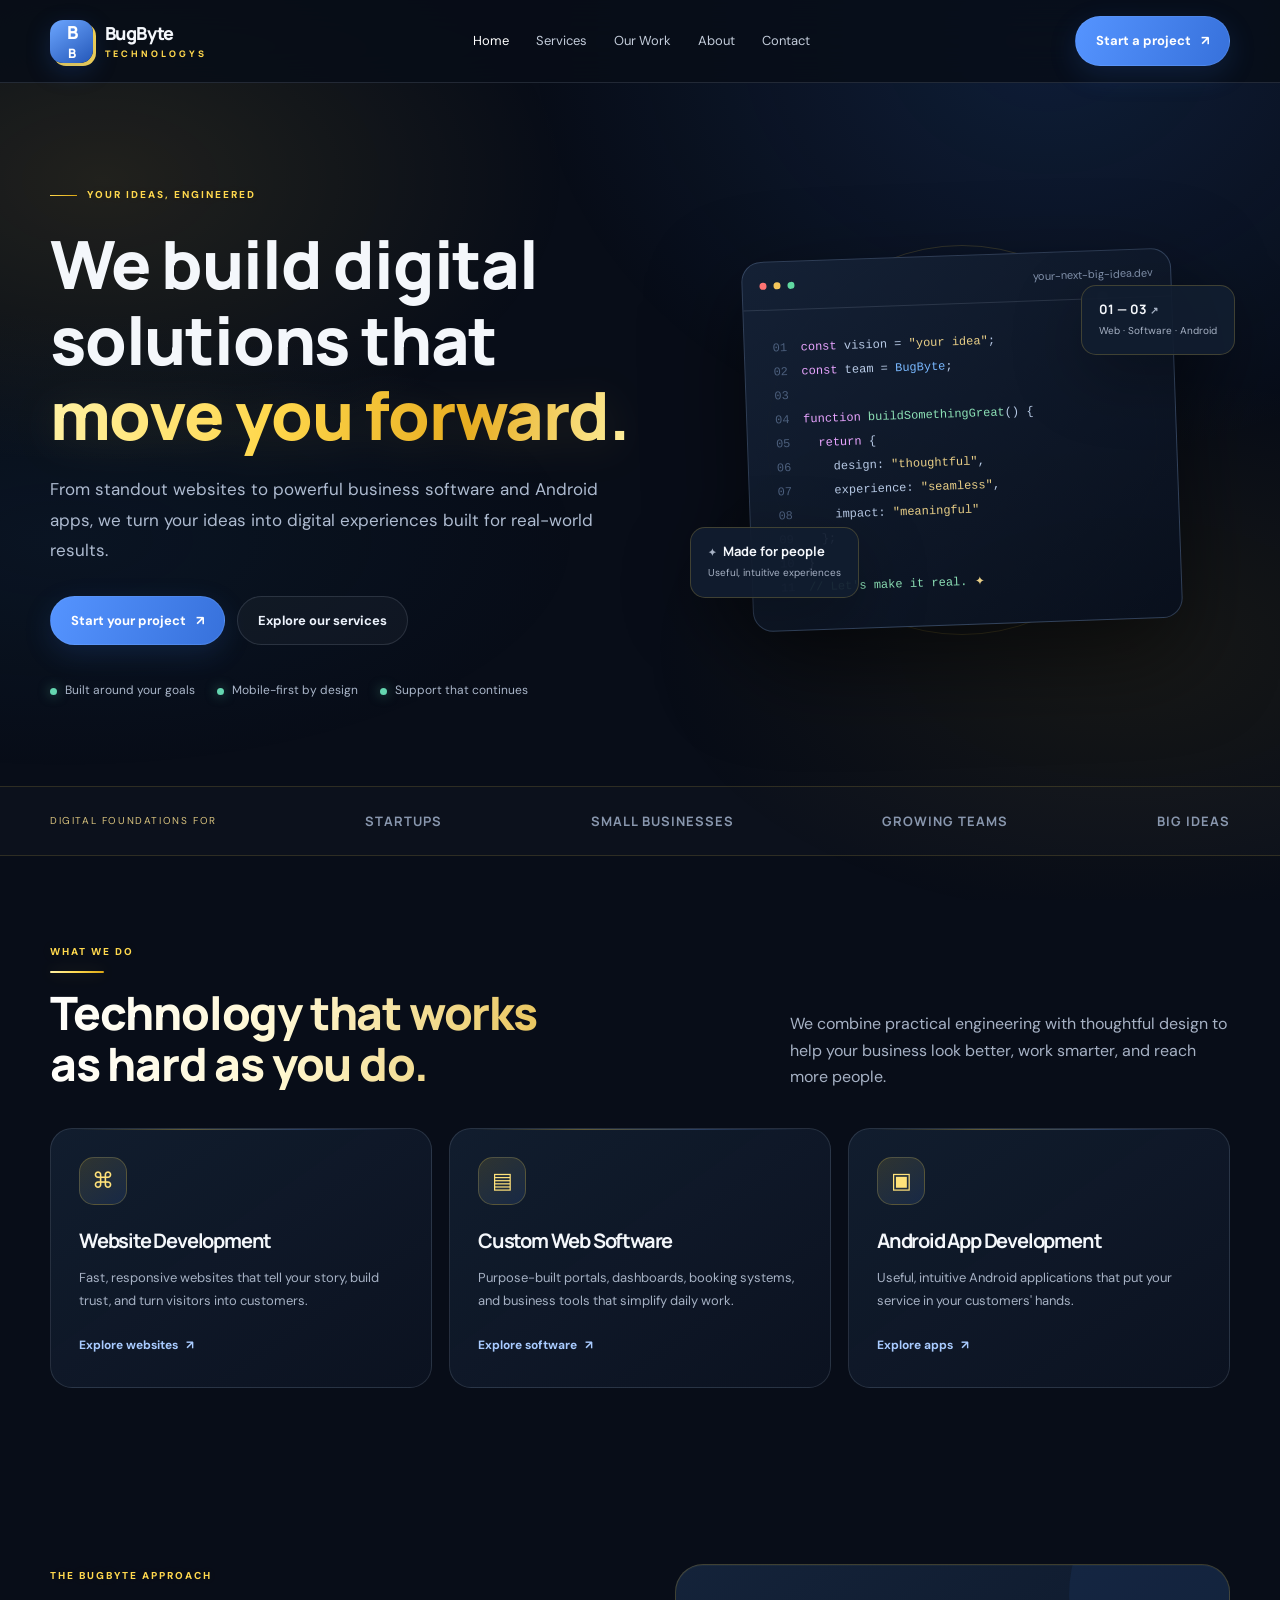
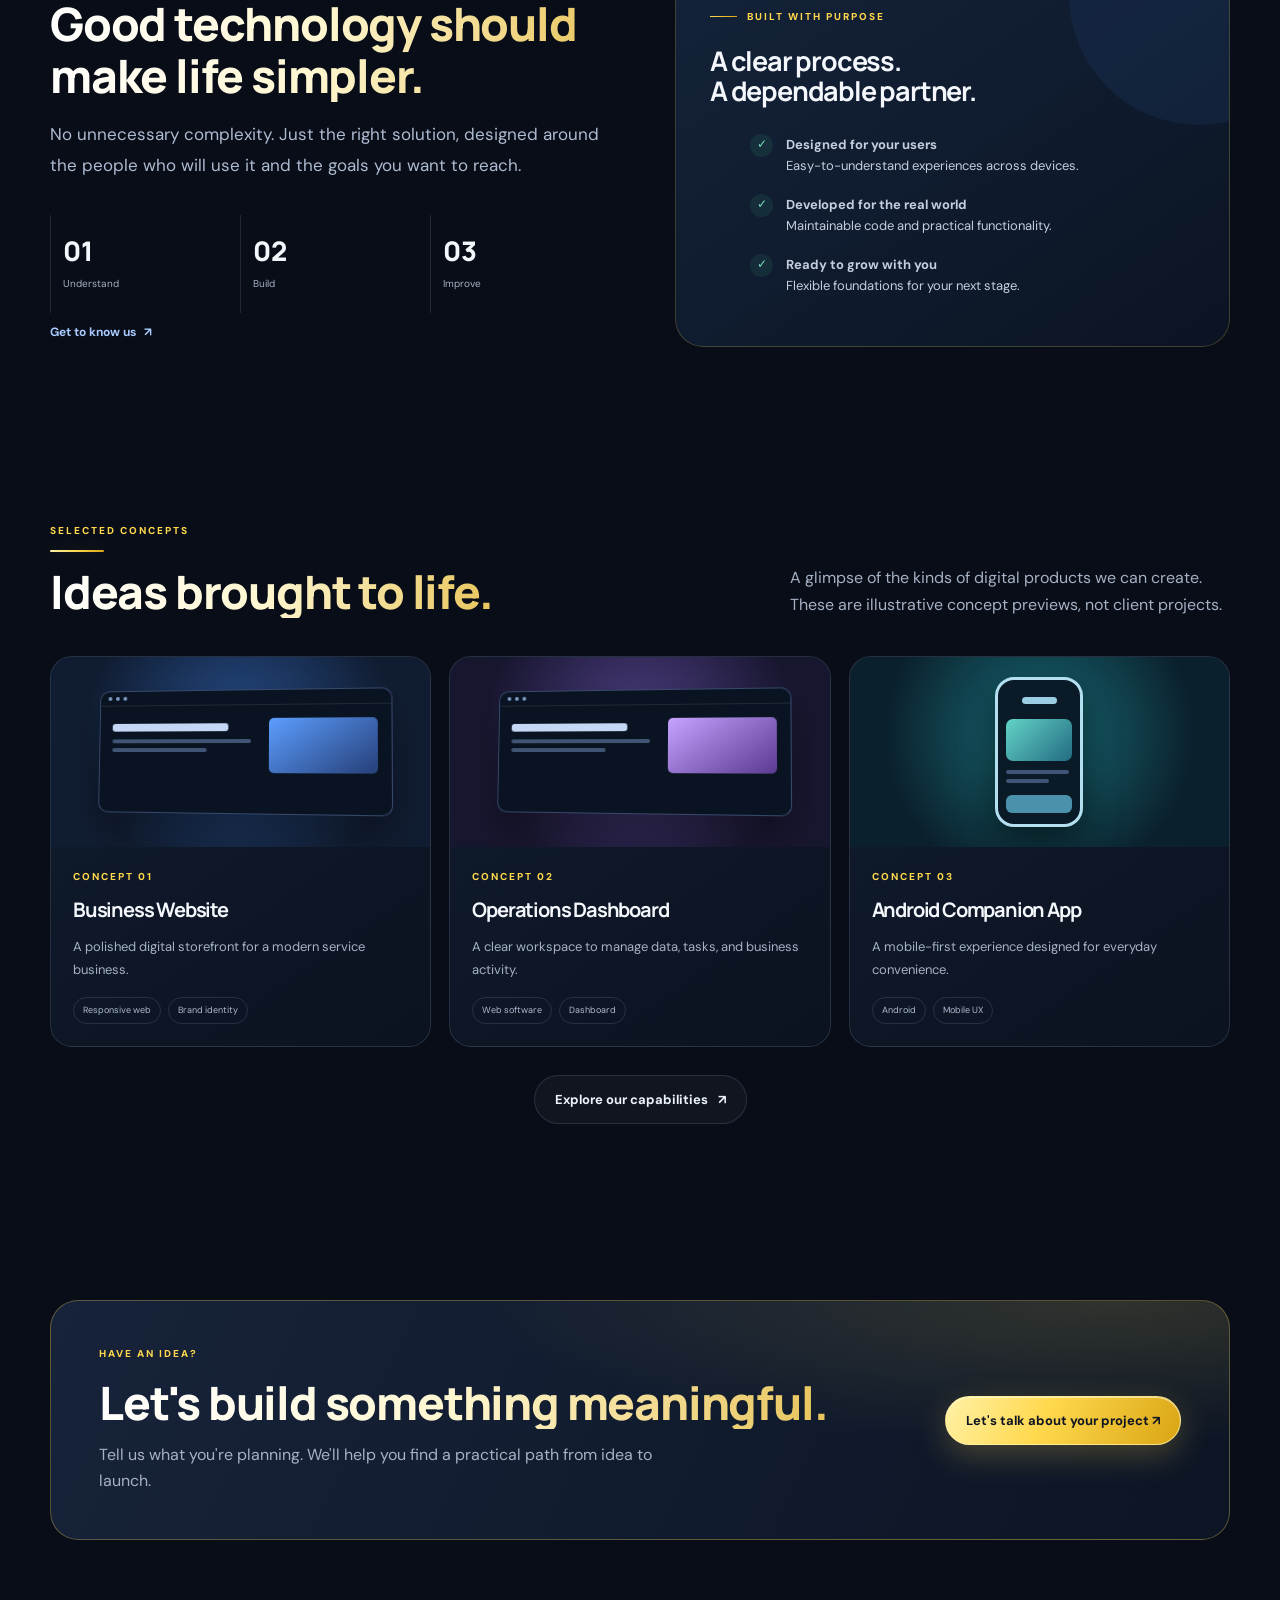
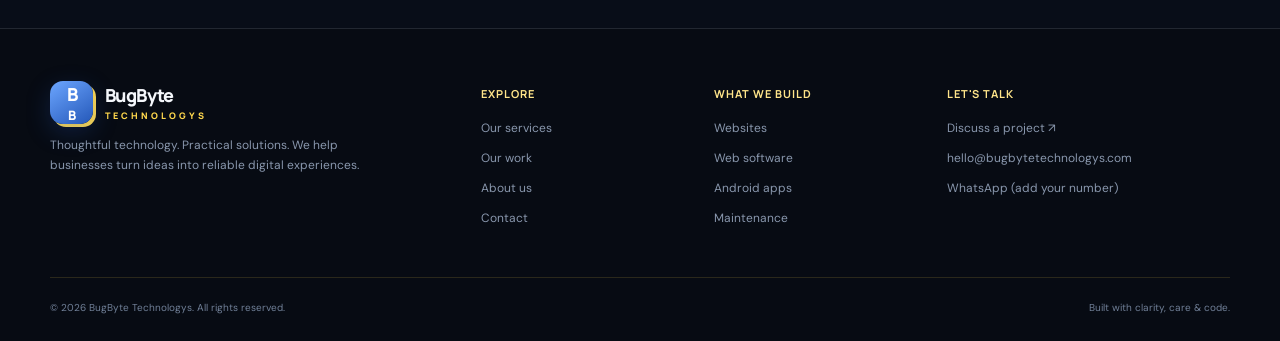
<file: index.html>
<!doctype html>
<html lang="en">
<head>
  <meta charset="utf-8">
  <meta name="viewport" content="width=device-width, initial-scale=1">
  <meta name="theme-color" content="#080d18">
  <meta name="description" content="BugByte Technologys builds business websites, custom web software, and Android applications.">
  <title>Digital solutions for growing businesses | BugByte Technologys</title>
  <link rel="stylesheet" href="assets/style.css">
</head>
<body>

<div class="nav-wrap">
  <nav class="nav container" aria-label="Main navigation">
    <a class="brand" href="index.html" aria-label="BugByte Technologys home">
      <span class="brand-mark">B<span style="font-size:.72em">B</span></span>
      <span class="brand-name">BugByte<span>TECHNOLOGYS</span></span>
    </a>
    <div class="nav-links">
      <a href="index.html" data-page="index.html">Home</a>
      <a href="services.html" data-page="services.html">Services</a>
      <a href="work.html" data-page="work.html">Our Work</a>
      <a href="about.html" data-page="about.html">About</a>
      <a href="contact.html" data-page="contact.html">Contact</a>
    </div>
    <a class="nav-cta" href="contact.html">Start a project <span>↗</span></a>
    <button class="menu-toggle" aria-label="Toggle navigation" aria-expanded="false">☰</button>
  </nav>
</div>

<main>

<section class="hero">
  <div class="container hero-grid">
    <div class="reveal">
      <div class="eyebrow">Your ideas, engineered</div>
      <h1>We build digital solutions that <em>move you forward.</em></h1>
      <p class="lead">From standout websites to powerful business software and Android apps, we turn your ideas into digital experiences built for real-world results.</p>
      <div class="hero-actions"><a class="btn" href="contact.html">Start your project <span>↗</span></a><a class="btn secondary" href="services.html">Explore our services</a></div>
      <div class="proof-row"><span class="proof-item"><i class="proof-dot"></i> Built around your goals</span><span class="proof-item"><i class="proof-dot"></i> Mobile-first by design</span><span class="proof-item"><i class="proof-dot"></i> Support that continues</span></div>
    </div>
    <div class="hero-art reveal" aria-label="Abstract illustration of software development">
      <div class="orbit"><span class="orbit-dot"></span></div>
      <div class="code-window">
        <div class="window-top"><i></i><i></i><i></i><span>your-next-big-idea.dev</span></div>
        <div class="code-body">
          <span class="code-line"><span class="num">01</span><span class="pink">const</span> vision = <span class="yellow">"your idea"</span>;</span>
          <span class="code-line"><span class="num">02</span><span class="pink">const</span> team = <span class="blue">BugByte</span>;</span>
          <span class="code-line"><span class="num">03</span></span>
          <span class="code-line"><span class="num">04</span><span class="pink">function</span> <span class="green">buildSomethingGreat</span>() {</span>
          <span class="code-line"><span class="num">05</span>&nbsp;&nbsp;<span class="pink">return</span> {</span>
          <span class="code-line"><span class="num">06</span>&nbsp;&nbsp;&nbsp;&nbsp;design: <span class="yellow">"thoughtful"</span>,</span>
          <span class="code-line"><span class="num">07</span>&nbsp;&nbsp;&nbsp;&nbsp;experience: <span class="yellow">"seamless"</span>,</span>
          <span class="code-line"><span class="num">08</span>&nbsp;&nbsp;&nbsp;&nbsp;impact: <span class="yellow">"meaningful"</span></span>
          <span class="code-line"><span class="num">09</span>&nbsp;&nbsp;};</span>
          <span class="code-line"><span class="num">10</span>}</span>
          <span class="code-line"><span class="num">11</span><span class="green">// Let's make it real. <span class="yellow">✦</span></span></span>
        </div>
      </div>
      <div class="floating-card card-one"><strong><span class="spark">✦</span>Made for people</strong><span>Useful, intuitive experiences</span></div>
      <div class="floating-card card-two"><strong>01 — 03 <span class="spark">↗</span></strong><span>Web · Software · Android</span></div>
    </div>
  </div>
</section>
<div class="trust-strip"><div class="container trust-inner"><span class="trust-label">Digital foundations for</span><span class="trust-word">STARTUPS</span><span class="trust-word">SMALL BUSINESSES</span><span class="trust-word">GROWING TEAMS</span><span class="trust-word">BIG IDEAS</span></div></div>
<section class="section"><div class="container">
  <div class="section-head reveal"><div><div class="mini-label">What we do</div><h2>Technology that works<br>as hard as you do.</h2></div><p>We combine practical engineering with thoughtful design to help your business look better, work smarter, and reach more people.</p></div>
  <div class="service-grid">
    <article class="service-card reveal"><div class="icon-box">⌘</div><h3>Website Development</h3><p>Fast, responsive websites that tell your story, build trust, and turn visitors into customers.</p><a class="text-link" href="services.html#websites">Explore websites <span>↗</span></a></article>
    <article class="service-card reveal"><div class="icon-box">▤</div><h3>Custom Web Software</h3><p>Purpose-built portals, dashboards, booking systems, and business tools that simplify daily work.</p><a class="text-link" href="services.html#software">Explore software <span>↗</span></a></article>
    <article class="service-card reveal"><div class="icon-box">▣</div><h3>Android App Development</h3><p>Useful, intuitive Android applications that put your service in your customers' hands.</p><a class="text-link" href="services.html#android">Explore apps <span>↗</span></a></article>
  </div>
</div></section>
<section class="section"><div class="container split">
  <div class="reveal"><div class="mini-label">The BugByte approach</div><h2>Good technology should make life simpler.</h2><p class="lead">No unnecessary complexity. Just the right solution, designed around the people who will use it and the goals you want to reach.</p><div class="stats"><div class="stat"><strong>01</strong><span>Understand</span></div><div class="stat"><strong>02</strong><span>Build</span></div><div class="stat"><strong>03</strong><span>Improve</span></div></div><a class="text-link" href="about.html">Get to know us <span>↗</span></a></div>
  <div class="feature-panel reveal"><div class="eyebrow">Built with purpose</div><h3 style="font-size:27px;margin-top:20px">A clear process.<br>A dependable partner.</h3><ul class="feature-list"><li><span class="check">✓</span><span><strong>Designed for your users</strong><br>Easy-to-understand experiences across devices.</span></li><li><span class="check">✓</span><span><strong>Developed for the real world</strong><br>Maintainable code and practical functionality.</span></li><li><span class="check">✓</span><span><strong>Ready to grow with you</strong><br>Flexible foundations for your next stage.</span></li></ul></div>
</div></section>
<section class="section"><div class="container">
  <div class="section-head reveal"><div><div class="mini-label">Selected concepts</div><h2>Ideas brought to life.</h2></div><p>A glimpse of the kinds of digital products we can create. These are illustrative concept previews, not client projects.</p></div>
  <div class="project-grid">
    <article class="project-card reveal"><div class="project-visual"><div class="mock-browser"><div class="mock-bar"><i></i><i></i><i></i></div><div class="mock-content"><div><div class="mock-heading"></div><div class="mock-lines"></div><div class="mock-lines short"></div></div><div class="mock-block"></div></div></div></div><div class="project-body"><div class="mini-label">Concept 01</div><h3>Business Website</h3><p>A polished digital storefront for a modern service business.</p><div class="tag-row"><span class="tag">Responsive web</span><span class="tag">Brand identity</span></div></div></article>
    <article class="project-card reveal"><div class="project-visual purple"><div class="mock-browser"><div class="mock-bar"><i></i><i></i><i></i></div><div class="mock-content"><div><div class="mock-heading"></div><div class="mock-lines"></div><div class="mock-lines short"></div></div><div class="mock-block" style="background:linear-gradient(145deg,#c5a3ff,#5b3a91)"></div></div></div></div><div class="project-body"><div class="mini-label">Concept 02</div><h3>Operations Dashboard</h3><p>A clear workspace to manage data, tasks, and business activity.</p><div class="tag-row"><span class="tag">Web software</span><span class="tag">Dashboard</span></div></div></article>
    <article class="project-card reveal"><div class="project-visual teal"><div style="width:88px;height:150px;border:3px solid #b4dff1;border-radius:19px;background:#0a1a27;padding:8px;box-shadow:0 15px 35px #0008"><div style="height:7px;width:35px;background:#9bcde4;border-radius:5px;margin:9px auto 15px"></div><div style="height:42px;border-radius:7px;background:linear-gradient(135deg,#62d4c6,#236b82);margin-bottom:9px"></div><div class="mock-lines"></div><div class="mock-lines short"></div><div style="height:18px;border-radius:6px;background:#4c91ac;margin-top:12px"></div></div></div><div class="project-body"><div class="mini-label">Concept 03</div><h3>Android Companion App</h3><p>A mobile-first experience designed for everyday convenience.</p><div class="tag-row"><span class="tag">Android</span><span class="tag">Mobile UX</span></div></div></article>
  </div><div style="text-align:center;margin-top:28px"><a class="btn secondary" href="work.html">Explore our capabilities <span>↗</span></a></div>
</div></section>
<section class="section"><div class="container"><div class="cta-band reveal"><div><div class="mini-label">Have an idea?</div><h2>Let's build something meaningful.</h2><p>Tell us what you're planning. We'll help you find a practical path from idea to launch.</p></div><a class="btn gold" href="contact.html">Let's talk about your project ↗</a></div></div></section>

</main>

<footer class="site-footer">
  <div class="container">
    <div class="footer-top">
      <div class="footer-intro">
        <a class="brand" href="index.html"><span class="brand-mark">B<span style="font-size:.72em">B</span></span><span class="brand-name">BugByte<span>TECHNOLOGYS</span></span></a>
        <p>Thoughtful technology. Practical solutions. We help businesses turn ideas into reliable digital experiences.</p>
      </div>
      <div class="footer-col"><h4>Explore</h4><a href="services.html">Our services</a><a href="work.html">Our work</a><a href="about.html">About us</a><a href="contact.html">Contact</a></div>
      <div class="footer-col"><h4>What we build</h4><a href="services.html#websites">Websites</a><a href="services.html#software">Web software</a><a href="services.html#android">Android apps</a><a href="services.html#support">Maintenance</a></div>
      <div class="footer-col"><h4>Let's talk</h4><a href="contact.html">Discuss a project ↗</a><a href="mailto:hello@bugbytetechnologys.com">hello@bugbytetechnologys.com</a><a href="https://wa.me/" target="_blank" rel="noopener">WhatsApp (add your number)</a></div>
    </div>
    <div class="footer-bottom"><span>© <span data-year></span> BugByte Technologys. All rights reserved.</span><span>Built with clarity, care & code.</span></div>
  </div>
</footer>

<script src="assets/script.js"></script>
</body>
</html>
</file>
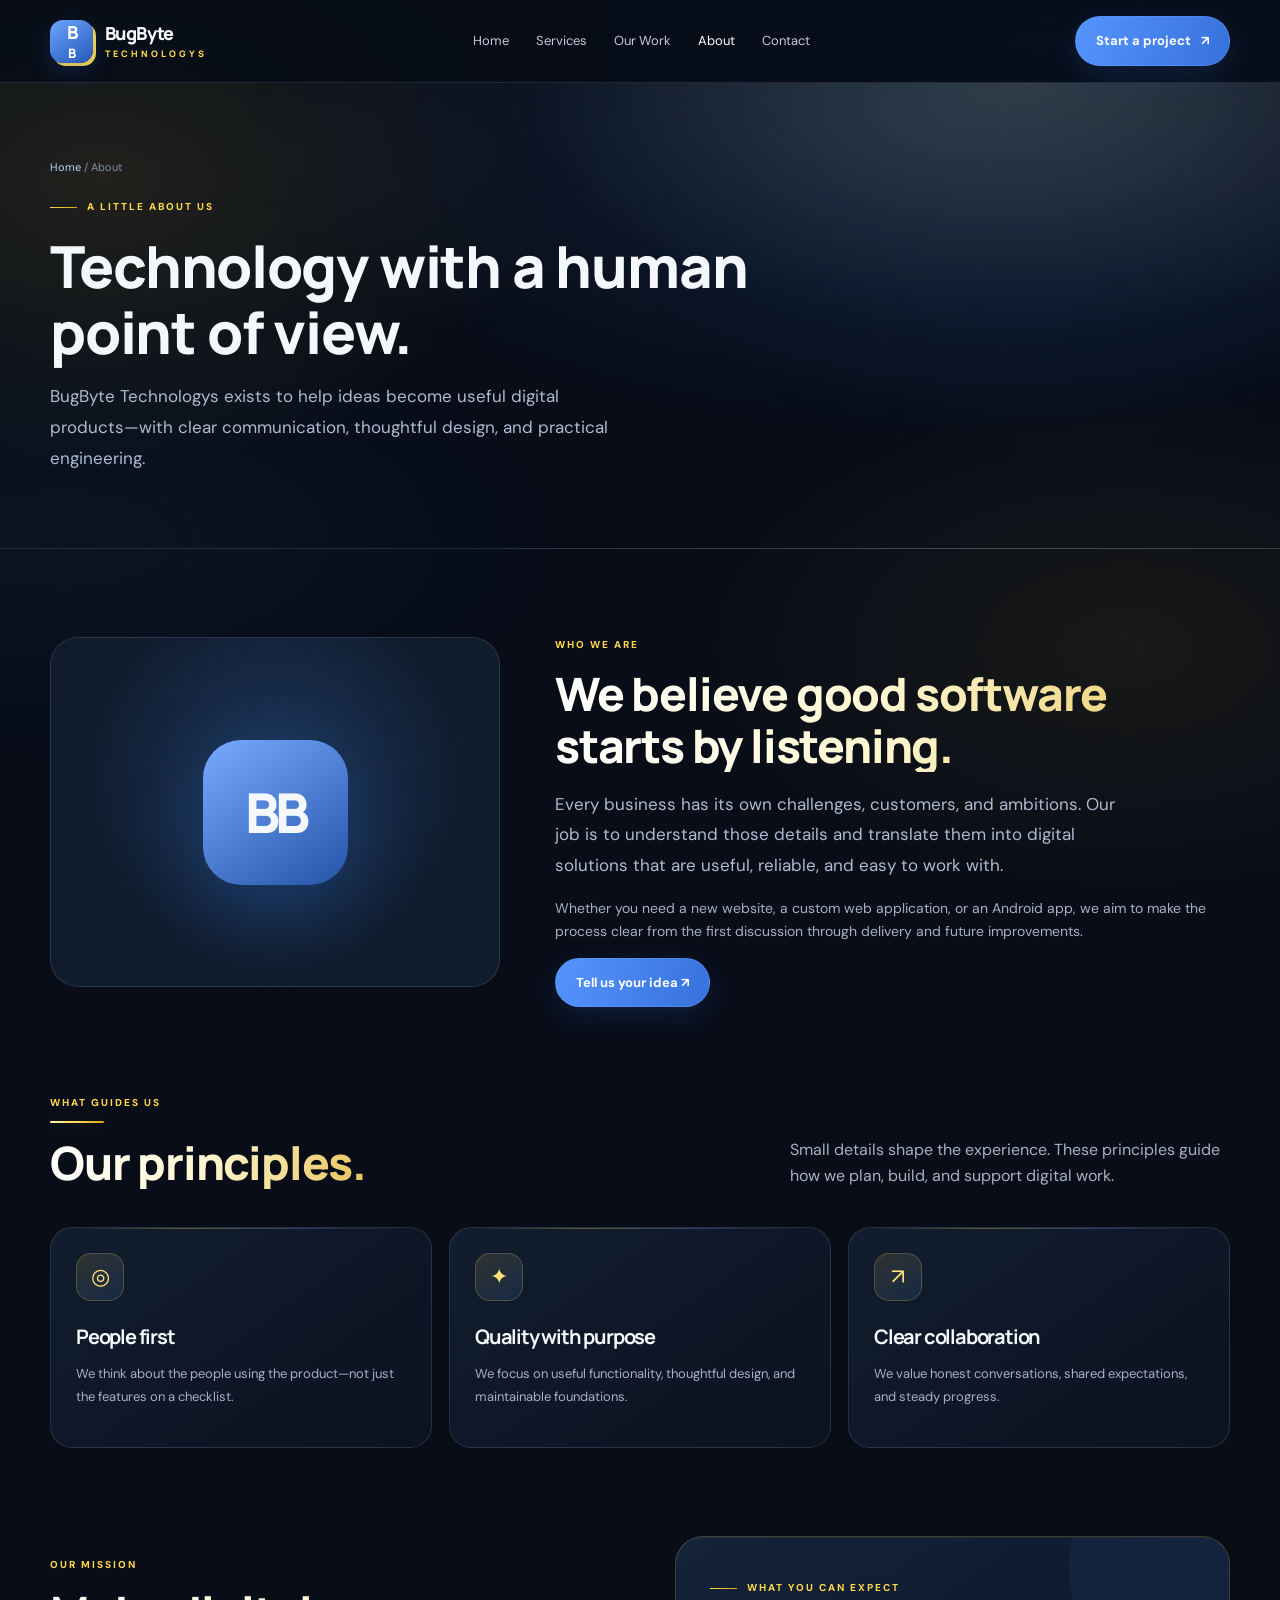
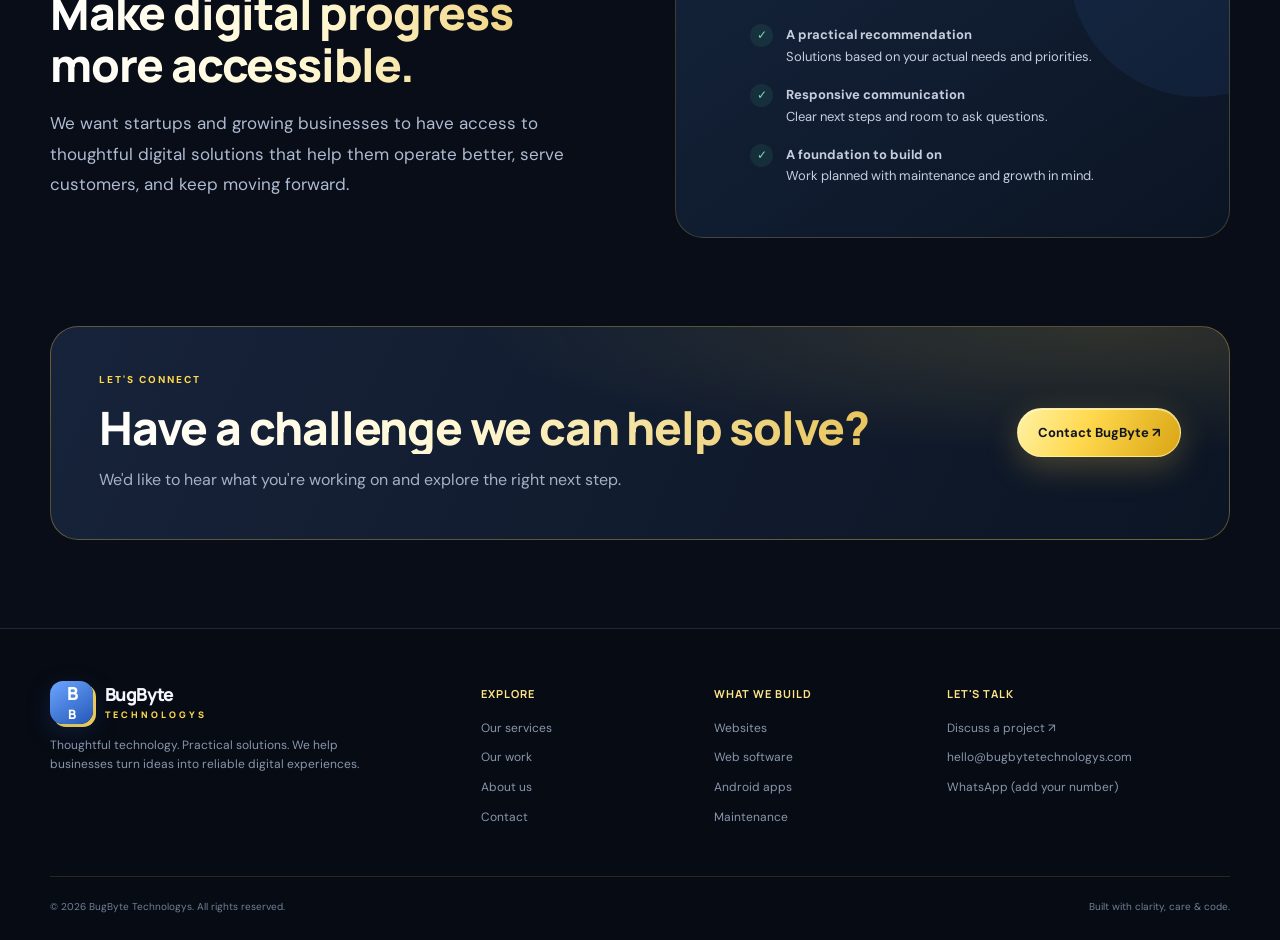
<file: about.html>
<!doctype html>
<html lang="en">
<head>
  <meta charset="utf-8">
  <meta name="viewport" content="width=device-width, initial-scale=1">
  <meta name="theme-color" content="#080d18">
  <meta name="description" content="Learn about BugByte Technologys, a digital solutions startup focused on websites, web software, and Android apps.">
  <title>About us | BugByte Technologys</title>
  <link rel="stylesheet" href="assets/style.css">
</head>
<body>

<div class="nav-wrap">
  <nav class="nav container" aria-label="Main navigation">
    <a class="brand" href="index.html" aria-label="BugByte Technologys home">
      <span class="brand-mark">B<span style="font-size:.72em">B</span></span>
      <span class="brand-name">BugByte<span>TECHNOLOGYS</span></span>
    </a>
    <div class="nav-links">
      <a href="index.html" data-page="index.html">Home</a>
      <a href="services.html" data-page="services.html">Services</a>
      <a href="work.html" data-page="work.html">Our Work</a>
      <a href="about.html" data-page="about.html">About</a>
      <a href="contact.html" data-page="contact.html">Contact</a>
    </div>
    <a class="nav-cta" href="contact.html">Start a project <span>↗</span></a>
    <button class="menu-toggle" aria-label="Toggle navigation" aria-expanded="false">☰</button>
  </nav>
</div>

<main>

<section class="page-hero"><div class="container"><div class="breadcrumb"><a href="index.html">Home</a> / About</div><div class="eyebrow" style="margin-top:23px">A little about us</div><h1>Technology with a human point of view.</h1><p class="lead">BugByte Technologys exists to help ideas become useful digital products—with clear communication, thoughtful design, and practical engineering.</p></div></section>
<section class="section"><div class="container about-grid">
  <div class="about-mark reveal"><div class="big-mark">BB</div></div>
  <div class="reveal"><div class="mini-label">Who we are</div><h2>We believe good software starts by listening.</h2><p class="lead">Every business has its own challenges, customers, and ambitions. Our job is to understand those details and translate them into digital solutions that are useful, reliable, and easy to work with.</p><p style="color:var(--muted);font-size:14px">Whether you need a new website, a custom web application, or an Android app, we aim to make the process clear from the first discussion through delivery and future improvements.</p><a class="btn" href="contact.html">Tell us your idea ↗</a></div>
</div></section>
<section class="section" style="padding-top:0"><div class="container"><div class="section-head reveal"><div><div class="mini-label">What guides us</div><h2>Our principles.</h2></div><p>Small details shape the experience. These principles guide how we plan, build, and support digital work.</p></div><div class="values-grid">
  <article class="value-card reveal"><div class="icon-box">◎</div><h3>People first</h3><p>We think about the people using the product—not just the features on a checklist.</p></article>
  <article class="value-card reveal"><div class="icon-box">✦</div><h3>Quality with purpose</h3><p>We focus on useful functionality, thoughtful design, and maintainable foundations.</p></article>
  <article class="value-card reveal"><div class="icon-box">↗</div><h3>Clear collaboration</h3><p>We value honest conversations, shared expectations, and steady progress.</p></article>
</div></div></section>
<section class="section" style="padding-top:0"><div class="container split">
  <div class="reveal"><div class="mini-label">Our mission</div><h2>Make digital progress more accessible.</h2><p class="lead">We want startups and growing businesses to have access to thoughtful digital solutions that help them operate better, serve customers, and keep moving forward.</p></div>
  <div class="feature-panel reveal"><div class="eyebrow">What you can expect</div><ul class="feature-list"><li><span class="check">✓</span><span><strong>A practical recommendation</strong><br>Solutions based on your actual needs and priorities.</span></li><li><span class="check">✓</span><span><strong>Responsive communication</strong><br>Clear next steps and room to ask questions.</span></li><li><span class="check">✓</span><span><strong>A foundation to build on</strong><br>Work planned with maintenance and growth in mind.</span></li></ul></div>
</div></section>
<section class="section" style="padding-top:0"><div class="container"><div class="cta-band reveal"><div><div class="mini-label">Let's connect</div><h2>Have a challenge we can help solve?</h2><p>We'd like to hear what you're working on and explore the right next step.</p></div><a class="btn gold" href="contact.html">Contact BugByte ↗</a></div></div></section>

</main>

<footer class="site-footer">
  <div class="container">
    <div class="footer-top">
      <div class="footer-intro">
        <a class="brand" href="index.html"><span class="brand-mark">B<span style="font-size:.72em">B</span></span><span class="brand-name">BugByte<span>TECHNOLOGYS</span></span></a>
        <p>Thoughtful technology. Practical solutions. We help businesses turn ideas into reliable digital experiences.</p>
      </div>
      <div class="footer-col"><h4>Explore</h4><a href="services.html">Our services</a><a href="work.html">Our work</a><a href="about.html">About us</a><a href="contact.html">Contact</a></div>
      <div class="footer-col"><h4>What we build</h4><a href="services.html#websites">Websites</a><a href="services.html#software">Web software</a><a href="services.html#android">Android apps</a><a href="services.html#support">Maintenance</a></div>
      <div class="footer-col"><h4>Let's talk</h4><a href="contact.html">Discuss a project ↗</a><a href="mailto:hello@bugbytetechnologys.com">hello@bugbytetechnologys.com</a><a href="https://wa.me/" target="_blank" rel="noopener">WhatsApp (add your number)</a></div>
    </div>
    <div class="footer-bottom"><span>© <span data-year></span> BugByte Technologys. All rights reserved.</span><span>Built with clarity, care & code.</span></div>
  </div>
</footer>

<script src="assets/script.js"></script>
</body>
</html>
</file>
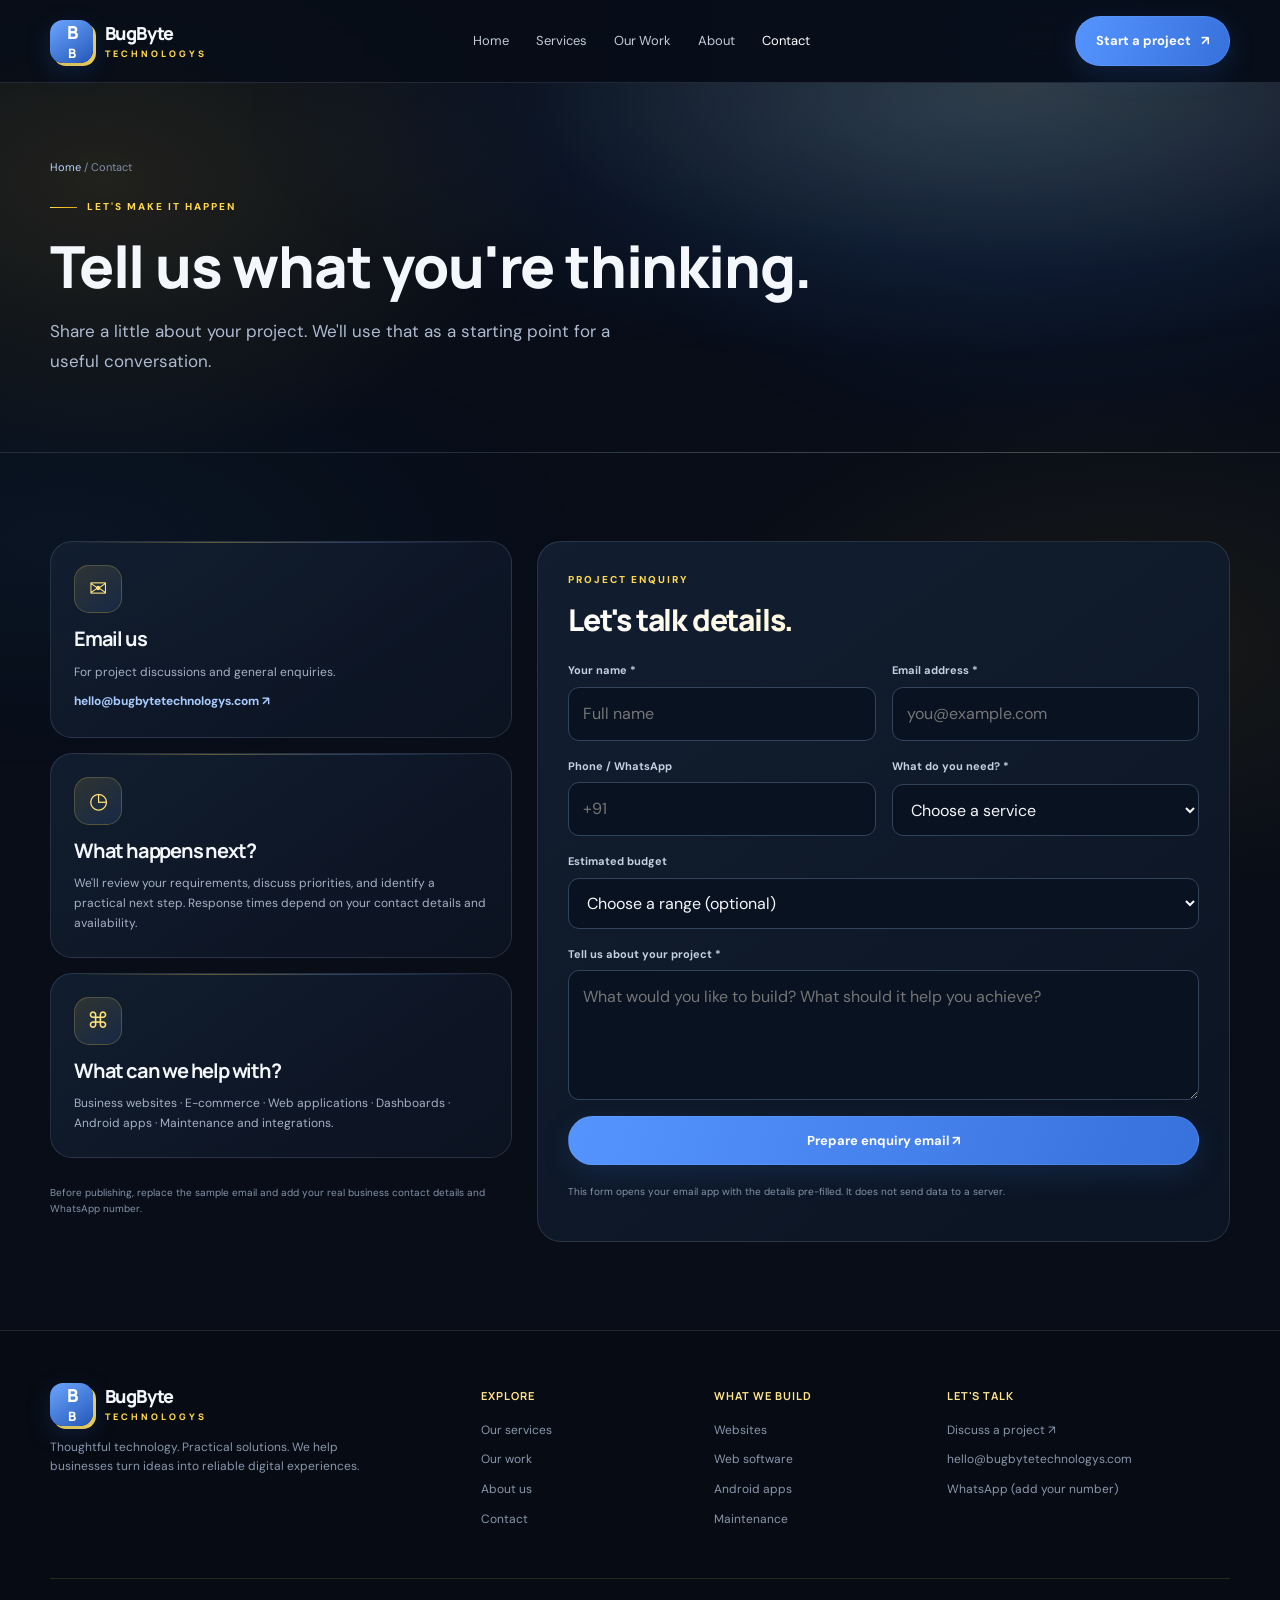
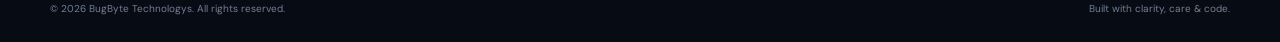
<file: contact.html>
<!doctype html>
<html lang="en">
<head>
  <meta charset="utf-8">
  <meta name="viewport" content="width=device-width, initial-scale=1">
  <meta name="theme-color" content="#080d18">
  <meta name="description" content="Contact BugByte Technologys to discuss a website, custom web software, or Android app development project.">
  <title>Contact us | BugByte Technologys</title>
  <link rel="stylesheet" href="assets/style.css">
</head>
<body>

<div class="nav-wrap">
  <nav class="nav container" aria-label="Main navigation">
    <a class="brand" href="index.html" aria-label="BugByte Technologys home">
      <span class="brand-mark">B<span style="font-size:.72em">B</span></span>
      <span class="brand-name">BugByte<span>TECHNOLOGYS</span></span>
    </a>
    <div class="nav-links">
      <a href="index.html" data-page="index.html">Home</a>
      <a href="services.html" data-page="services.html">Services</a>
      <a href="work.html" data-page="work.html">Our Work</a>
      <a href="about.html" data-page="about.html">About</a>
      <a href="contact.html" data-page="contact.html">Contact</a>
    </div>
    <a class="nav-cta" href="contact.html">Start a project <span>↗</span></a>
    <button class="menu-toggle" aria-label="Toggle navigation" aria-expanded="false">☰</button>
  </nav>
</div>

<main>

<section class="page-hero"><div class="container"><div class="breadcrumb"><a href="index.html">Home</a> / Contact</div><div class="eyebrow" style="margin-top:23px">Let's make it happen</div><h1>Tell us what you're thinking.</h1><p class="lead">Share a little about your project. We'll use that as a starting point for a useful conversation.</p></div></section>
<section class="section"><div class="container contact-layout">
  <div class="contact-stack reveal">
    <div class="contact-card"><div class="icon-box">✉</div><h3>Email us</h3><p>For project discussions and general enquiries.</p><a class="text-link" href="mailto:hello@bugbytetechnologys.com">hello@bugbytetechnologys.com ↗</a></div>
    <div class="contact-card"><div class="icon-box">◷</div><h3>What happens next?</h3><p>We'll review your requirements, discuss priorities, and identify a practical next step. Response times depend on your contact details and availability.</p></div>
    <div class="contact-card"><div class="icon-box">⌘</div><h3>What can we help with?</h3><p>Business websites · E-commerce · Web applications · Dashboards · Android apps · Maintenance and integrations.</p></div>
    <p class="form-note">Before publishing, replace the sample email and add your real business contact details and WhatsApp number.</p>
  </div>
  <div class="form-card reveal"><div class="mini-label">Project enquiry</div><h2 style="font-size:30px;margin-bottom:25px">Let's talk details.</h2>
    <form id="project-form">
      <div class="form-grid">
        <div class="field"><label for="name">Your name *</label><input id="name" name="name" required autocomplete="name" placeholder="Full name"></div>
        <div class="field"><label for="email">Email address *</label><input id="email" name="email" type="email" required autocomplete="email" placeholder="you@example.com"></div>
        <div class="field"><label for="phone">Phone / WhatsApp</label><input id="phone" name="phone" autocomplete="tel" placeholder="+91"></div>
        <div class="field"><label for="service">What do you need? *</label><select id="service" name="service" required><option value="">Choose a service</option><option>Business website</option><option>E-commerce website</option><option>Custom web software</option><option>Android app</option><option>Website / app maintenance</option><option>Not sure yet</option></select></div>
        <div class="field full"><label for="budget">Estimated budget</label><select id="budget" name="budget"><option value="">Choose a range (optional)</option><option>Under ₹10,000</option><option>₹10,000–₹25,000</option><option>₹25,000–₹50,000</option><option>₹50,000–₹1,00,000</option><option>₹1,00,000+</option><option>Need guidance</option></select></div>
        <div class="field full"><label for="message">Tell us about your project *</label><textarea id="message" name="message" required placeholder="What would you like to build? What should it help you achieve?"></textarea></div>
        <div class="field full"><button class="btn" type="submit">Prepare enquiry email ↗</button><p id="form-status" class="form-note" aria-live="polite">This form opens your email app with the details pre-filled. It does not send data to a server.</p></div>
      </div>
    </form>
  </div>
</div></section>

</main>

<footer class="site-footer">
  <div class="container">
    <div class="footer-top">
      <div class="footer-intro">
        <a class="brand" href="index.html"><span class="brand-mark">B<span style="font-size:.72em">B</span></span><span class="brand-name">BugByte<span>TECHNOLOGYS</span></span></a>
        <p>Thoughtful technology. Practical solutions. We help businesses turn ideas into reliable digital experiences.</p>
      </div>
      <div class="footer-col"><h4>Explore</h4><a href="services.html">Our services</a><a href="work.html">Our work</a><a href="about.html">About us</a><a href="contact.html">Contact</a></div>
      <div class="footer-col"><h4>What we build</h4><a href="services.html#websites">Websites</a><a href="services.html#software">Web software</a><a href="services.html#android">Android apps</a><a href="services.html#support">Maintenance</a></div>
      <div class="footer-col"><h4>Let's talk</h4><a href="contact.html">Discuss a project ↗</a><a href="mailto:hello@bugbytetechnologys.com">hello@bugbytetechnologys.com</a><a href="https://wa.me/" target="_blank" rel="noopener">WhatsApp (add your number)</a></div>
    </div>
    <div class="footer-bottom"><span>© <span data-year></span> BugByte Technologys. All rights reserved.</span><span>Built with clarity, care & code.</span></div>
  </div>
</footer>

<script src="assets/script.js"></script>
</body>
</html>
</file>
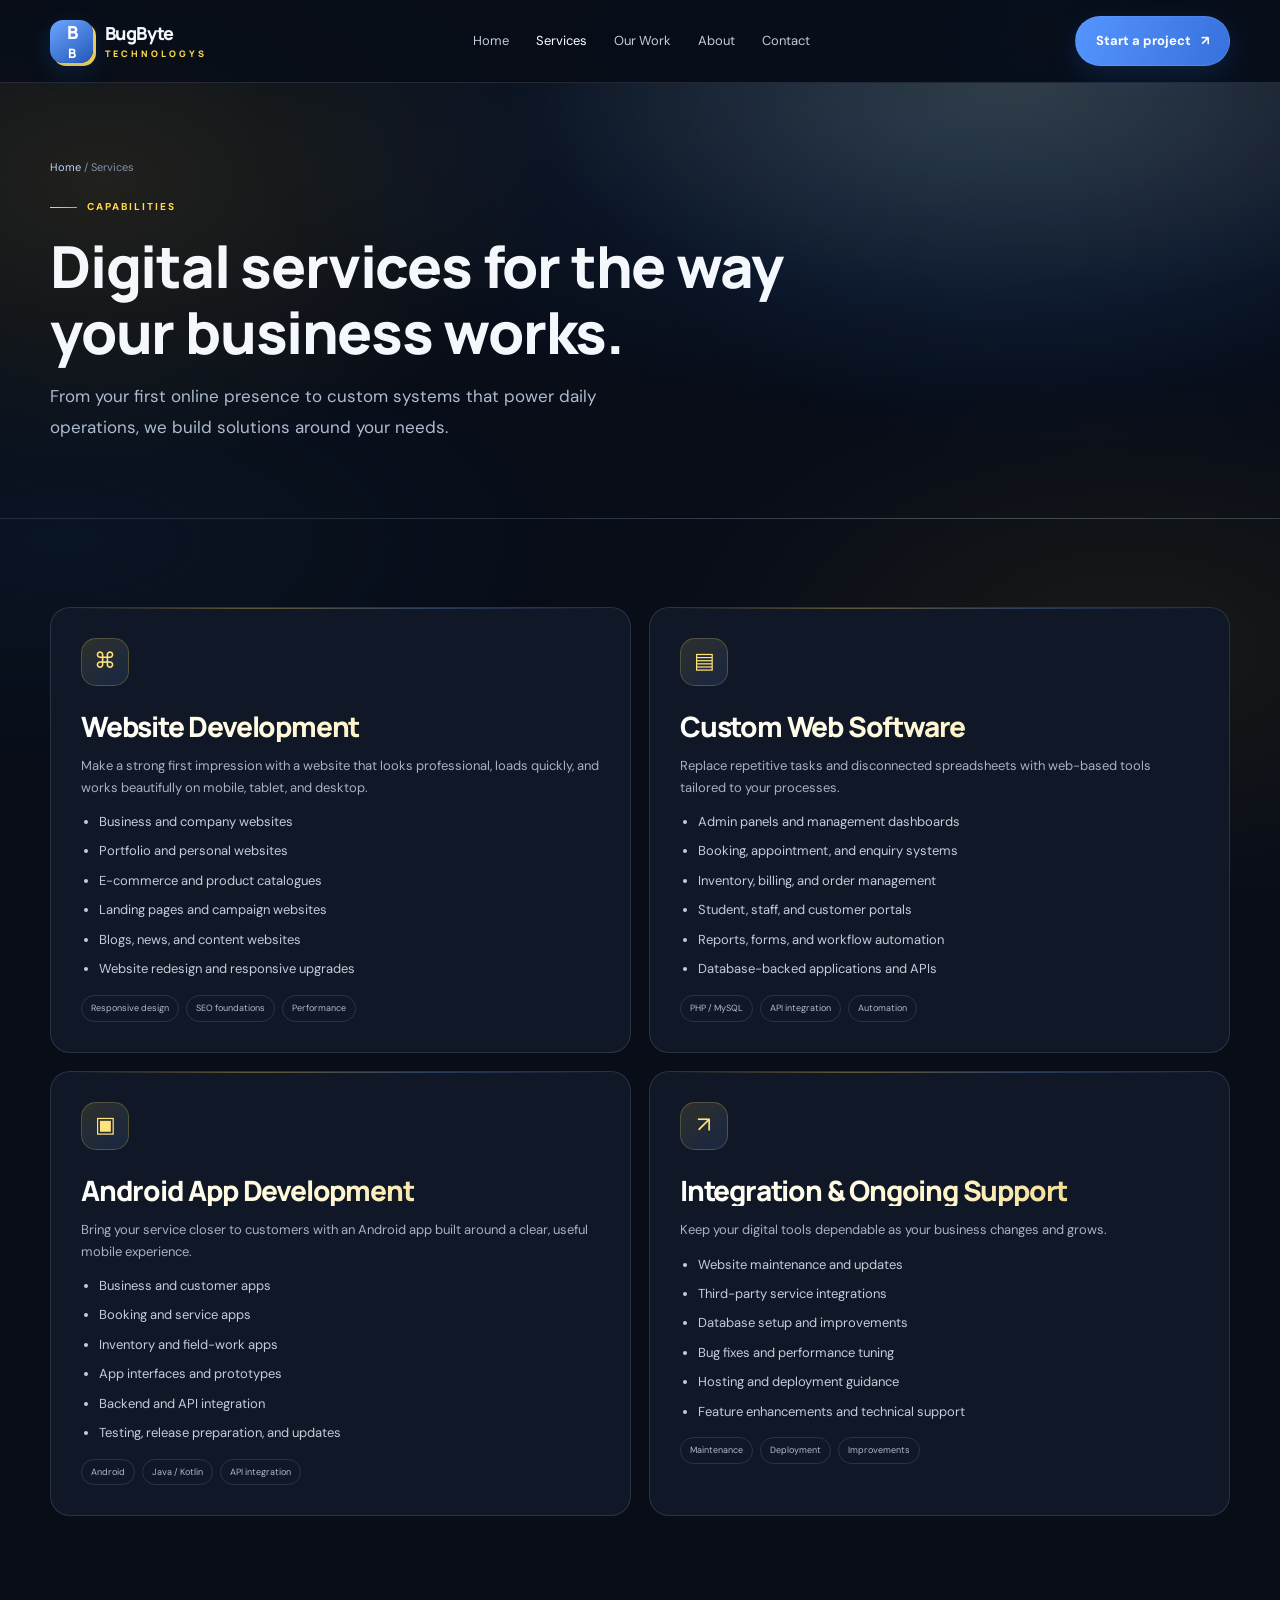
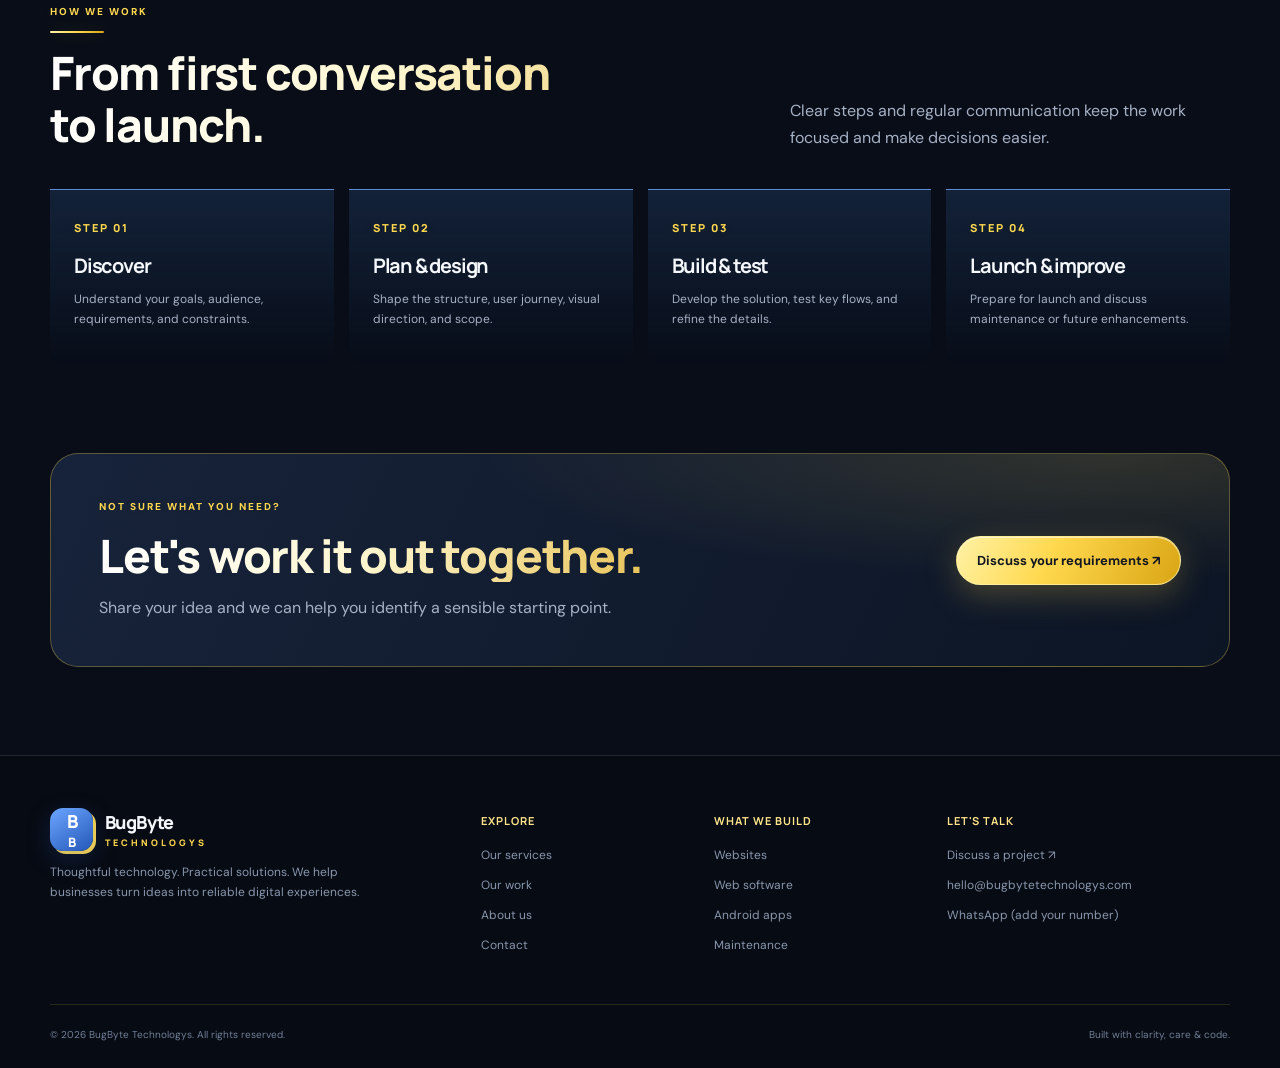
<file: services.html>
<!doctype html>
<html lang="en">
<head>
  <meta charset="utf-8">
  <meta name="viewport" content="width=device-width, initial-scale=1">
  <meta name="theme-color" content="#080d18">
  <meta name="description" content="Explore website development, custom web software, Android apps, integrations, and maintenance from BugByte Technologys.">
  <title>Our services | BugByte Technologys</title>
  <link rel="stylesheet" href="assets/style.css">
</head>
<body>

<div class="nav-wrap">
  <nav class="nav container" aria-label="Main navigation">
    <a class="brand" href="index.html" aria-label="BugByte Technologys home">
      <span class="brand-mark">B<span style="font-size:.72em">B</span></span>
      <span class="brand-name">BugByte<span>TECHNOLOGYS</span></span>
    </a>
    <div class="nav-links">
      <a href="index.html" data-page="index.html">Home</a>
      <a href="services.html" data-page="services.html">Services</a>
      <a href="work.html" data-page="work.html">Our Work</a>
      <a href="about.html" data-page="about.html">About</a>
      <a href="contact.html" data-page="contact.html">Contact</a>
    </div>
    <a class="nav-cta" href="contact.html">Start a project <span>↗</span></a>
    <button class="menu-toggle" aria-label="Toggle navigation" aria-expanded="false">☰</button>
  </nav>
</div>

<main>

<section class="page-hero"><div class="container"><div class="breadcrumb"><a href="index.html">Home</a> / Services</div><div class="eyebrow" style="margin-top:23px">Capabilities</div><h1>Digital services for the way your business works.</h1><p class="lead">From your first online presence to custom systems that power daily operations, we build solutions around your needs.</p></div></section>
<section class="section"><div class="container">
  <div class="service-detail-grid">
    <article class="detail-card reveal" id="websites"><div class="icon-box">⌘</div><h2 style="font-size:28px">Website Development</h2><p>Make a strong first impression with a website that looks professional, loads quickly, and works beautifully on mobile, tablet, and desktop.</p><ul><li>Business and company websites</li><li>Portfolio and personal websites</li><li>E-commerce and product catalogues</li><li>Landing pages and campaign websites</li><li>Blogs, news, and content websites</li><li>Website redesign and responsive upgrades</li></ul><div class="tag-row"><span class="tag">Responsive design</span><span class="tag">SEO foundations</span><span class="tag">Performance</span></div></article>
    <article class="detail-card reveal" id="software"><div class="icon-box">▤</div><h2 style="font-size:28px">Custom Web Software</h2><p>Replace repetitive tasks and disconnected spreadsheets with web-based tools tailored to your processes.</p><ul><li>Admin panels and management dashboards</li><li>Booking, appointment, and enquiry systems</li><li>Inventory, billing, and order management</li><li>Student, staff, and customer portals</li><li>Reports, forms, and workflow automation</li><li>Database-backed applications and APIs</li></ul><div class="tag-row"><span class="tag">PHP / MySQL</span><span class="tag">API integration</span><span class="tag">Automation</span></div></article>
    <article class="detail-card reveal" id="android"><div class="icon-box">▣</div><h2 style="font-size:28px">Android App Development</h2><p>Bring your service closer to customers with an Android app built around a clear, useful mobile experience.</p><ul><li>Business and customer apps</li><li>Booking and service apps</li><li>Inventory and field-work apps</li><li>App interfaces and prototypes</li><li>Backend and API integration</li><li>Testing, release preparation, and updates</li></ul><div class="tag-row"><span class="tag">Android</span><span class="tag">Java / Kotlin</span><span class="tag">API integration</span></div></article>
    <article class="detail-card reveal" id="support"><div class="icon-box">↗</div><h2 style="font-size:28px">Integration & Ongoing Support</h2><p>Keep your digital tools dependable as your business changes and grows.</p><ul><li>Website maintenance and updates</li><li>Third-party service integrations</li><li>Database setup and improvements</li><li>Bug fixes and performance tuning</li><li>Hosting and deployment guidance</li><li>Feature enhancements and technical support</li></ul><div class="tag-row"><span class="tag">Maintenance</span><span class="tag">Deployment</span><span class="tag">Improvements</span></div></article>
  </div>
</div></section>
<section class="section" style="padding-top:0"><div class="container"><div class="section-head reveal"><div><div class="mini-label">How we work</div><h2>From first conversation to launch.</h2></div><p>Clear steps and regular communication keep the work focused and make decisions easier.</p></div><div class="process-grid"><div class="process-step reveal"><span class="step-no">STEP 01</span><h3>Discover</h3><p>Understand your goals, audience, requirements, and constraints.</p></div><div class="process-step reveal"><span class="step-no">STEP 02</span><h3>Plan & design</h3><p>Shape the structure, user journey, visual direction, and scope.</p></div><div class="process-step reveal"><span class="step-no">STEP 03</span><h3>Build & test</h3><p>Develop the solution, test key flows, and refine the details.</p></div><div class="process-step reveal"><span class="step-no">STEP 04</span><h3>Launch & improve</h3><p>Prepare for launch and discuss maintenance or future enhancements.</p></div></div></div></section>
<section class="section" style="padding-top:0"><div class="container"><div class="cta-band reveal"><div><div class="mini-label">Not sure what you need?</div><h2>Let's work it out together.</h2><p>Share your idea and we can help you identify a sensible starting point.</p></div><a class="btn gold" href="contact.html">Discuss your requirements ↗</a></div></div></section>

</main>

<footer class="site-footer">
  <div class="container">
    <div class="footer-top">
      <div class="footer-intro">
        <a class="brand" href="index.html"><span class="brand-mark">B<span style="font-size:.72em">B</span></span><span class="brand-name">BugByte<span>TECHNOLOGYS</span></span></a>
        <p>Thoughtful technology. Practical solutions. We help businesses turn ideas into reliable digital experiences.</p>
      </div>
      <div class="footer-col"><h4>Explore</h4><a href="services.html">Our services</a><a href="work.html">Our work</a><a href="about.html">About us</a><a href="contact.html">Contact</a></div>
      <div class="footer-col"><h4>What we build</h4><a href="services.html#websites">Websites</a><a href="services.html#software">Web software</a><a href="services.html#android">Android apps</a><a href="services.html#support">Maintenance</a></div>
      <div class="footer-col"><h4>Let's talk</h4><a href="contact.html">Discuss a project ↗</a><a href="mailto:hello@bugbytetechnologys.com">hello@bugbytetechnologys.com</a><a href="https://wa.me/" target="_blank" rel="noopener">WhatsApp (add your number)</a></div>
    </div>
    <div class="footer-bottom"><span>© <span data-year></span> BugByte Technologys. All rights reserved.</span><span>Built with clarity, care & code.</span></div>
  </div>
</footer>

<script src="assets/script.js"></script>
</body>
</html>
</file>
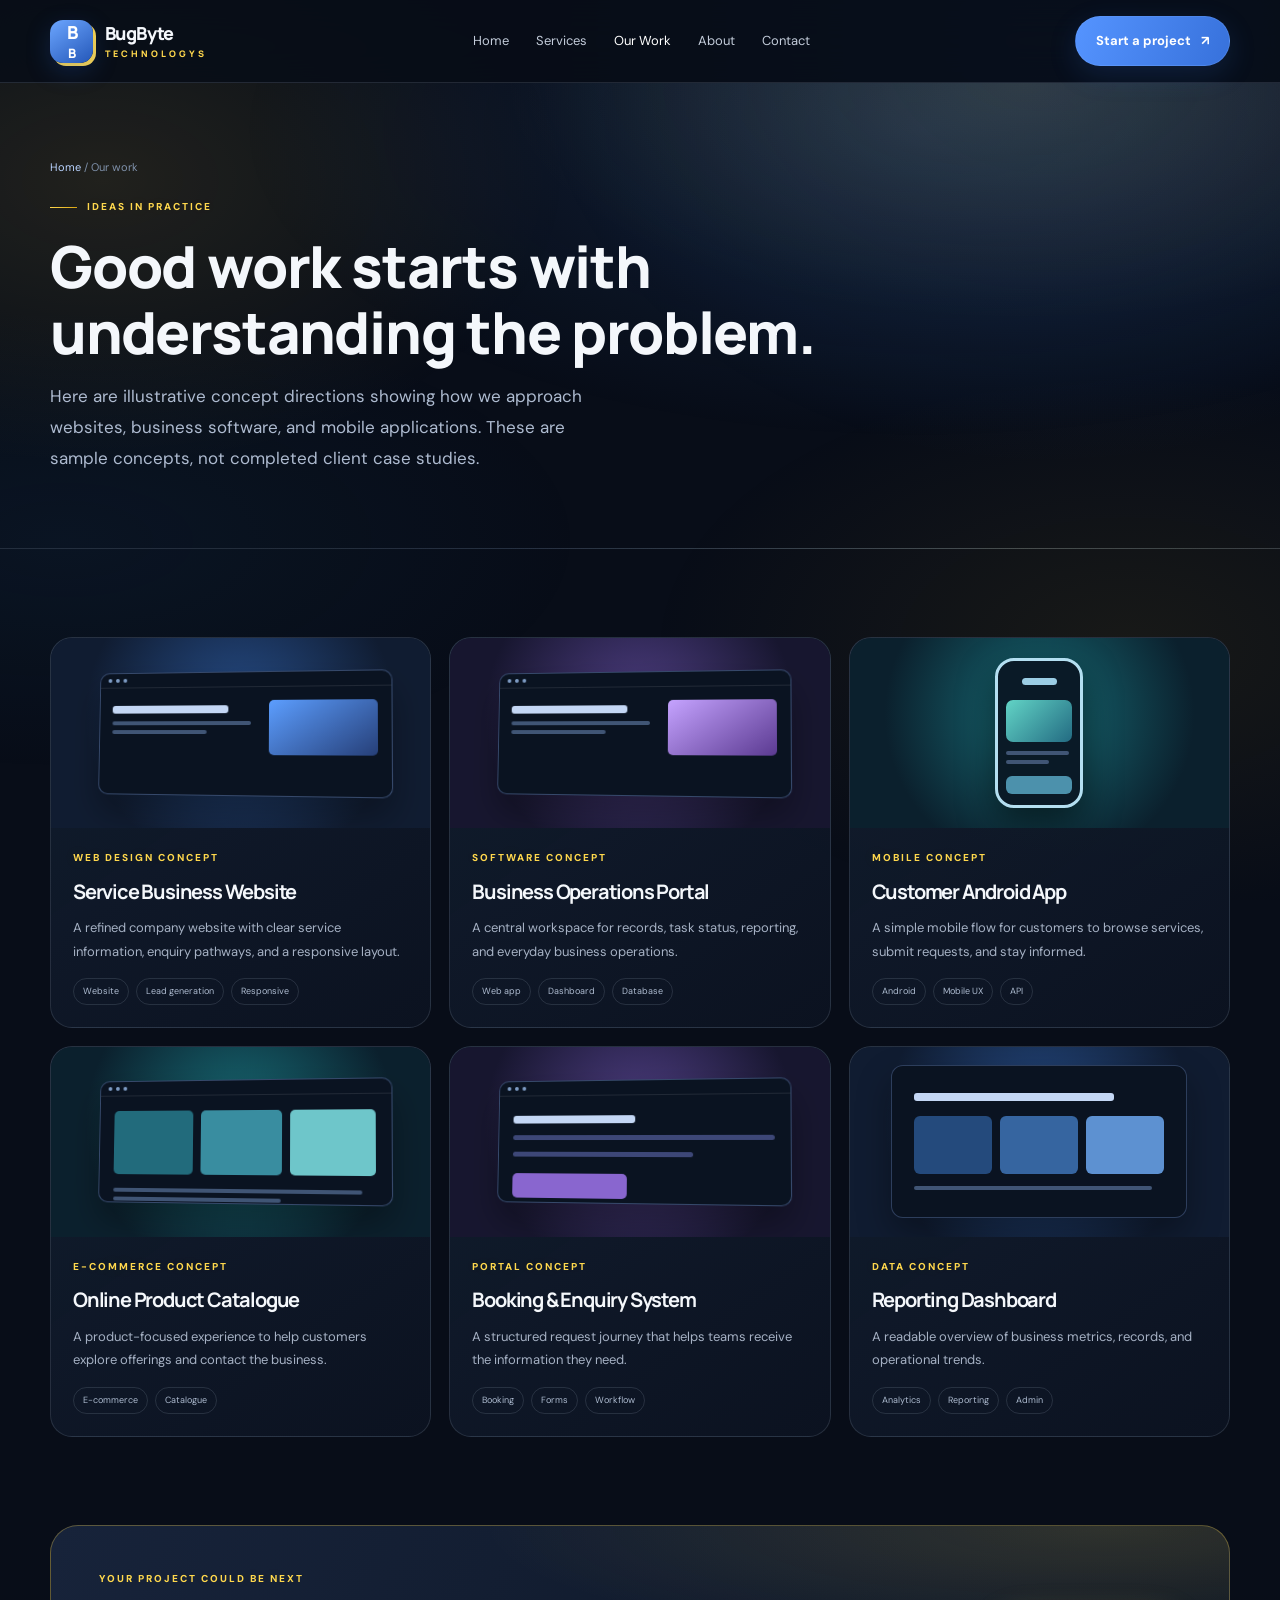
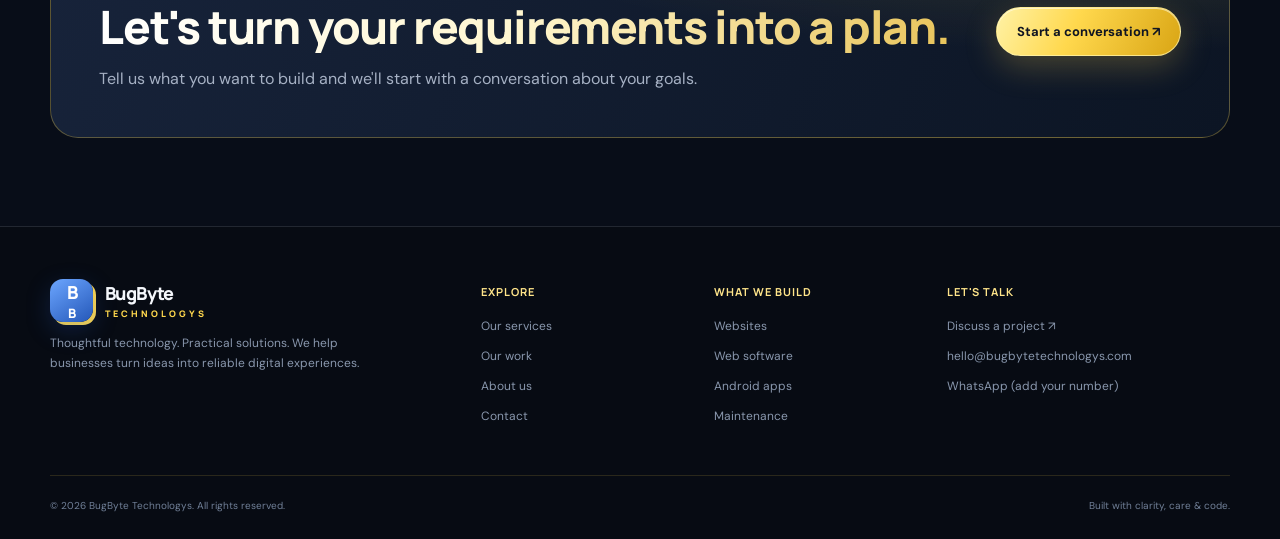
<file: work.html>
<!doctype html>
<html lang="en">
<head>
  <meta charset="utf-8">
  <meta name="viewport" content="width=device-width, initial-scale=1">
  <meta name="theme-color" content="#080d18">
  <meta name="description" content="Explore sample concepts and project types BugByte Technologys can deliver for businesses and startups.">
  <title>Our work | BugByte Technologys</title>
  <link rel="stylesheet" href="assets/style.css">
</head>
<body>

<div class="nav-wrap">
  <nav class="nav container" aria-label="Main navigation">
    <a class="brand" href="index.html" aria-label="BugByte Technologys home">
      <span class="brand-mark">B<span style="font-size:.72em">B</span></span>
      <span class="brand-name">BugByte<span>TECHNOLOGYS</span></span>
    </a>
    <div class="nav-links">
      <a href="index.html" data-page="index.html">Home</a>
      <a href="services.html" data-page="services.html">Services</a>
      <a href="work.html" data-page="work.html">Our Work</a>
      <a href="about.html" data-page="about.html">About</a>
      <a href="contact.html" data-page="contact.html">Contact</a>
    </div>
    <a class="nav-cta" href="contact.html">Start a project <span>↗</span></a>
    <button class="menu-toggle" aria-label="Toggle navigation" aria-expanded="false">☰</button>
  </nav>
</div>

<main>

<section class="page-hero"><div class="container"><div class="breadcrumb"><a href="index.html">Home</a> / Our work</div><div class="eyebrow" style="margin-top:23px">Ideas in practice</div><h1>Good work starts with understanding the problem.</h1><p class="lead">Here are illustrative concept directions showing how we approach websites, business software, and mobile applications. These are sample concepts, not completed client case studies.</p></div></section>
<section class="section"><div class="container">
  <div class="project-grid">
    <article class="project-card reveal"><div class="project-visual"><div class="mock-browser"><div class="mock-bar"><i></i><i></i><i></i></div><div class="mock-content"><div><div class="mock-heading"></div><div class="mock-lines"></div><div class="mock-lines short"></div></div><div class="mock-block"></div></div></div></div><div class="project-body"><div class="mini-label">Web design concept</div><h3>Service Business Website</h3><p>A refined company website with clear service information, enquiry pathways, and a responsive layout.</p><div class="tag-row"><span class="tag">Website</span><span class="tag">Lead generation</span><span class="tag">Responsive</span></div></div></article>
    <article class="project-card reveal"><div class="project-visual purple"><div class="mock-browser"><div class="mock-bar"><i></i><i></i><i></i></div><div class="mock-content"><div><div class="mock-heading"></div><div class="mock-lines"></div><div class="mock-lines short"></div></div><div class="mock-block" style="background:linear-gradient(145deg,#c5a3ff,#5b3a91)"></div></div></div></div><div class="project-body"><div class="mini-label">Software concept</div><h3>Business Operations Portal</h3><p>A central workspace for records, task status, reporting, and everyday business operations.</p><div class="tag-row"><span class="tag">Web app</span><span class="tag">Dashboard</span><span class="tag">Database</span></div></div></article>
    <article class="project-card reveal"><div class="project-visual teal"><div style="width:88px;height:150px;border:3px solid #b4dff1;border-radius:19px;background:#0a1a27;padding:8px;box-shadow:0 15px 35px #0008"><div style="height:7px;width:35px;background:#9bcde4;border-radius:5px;margin:9px auto 15px"></div><div style="height:42px;border-radius:7px;background:linear-gradient(135deg,#62d4c6,#236b82);margin-bottom:9px"></div><div class="mock-lines"></div><div class="mock-lines short"></div><div style="height:18px;border-radius:6px;background:#4c91ac;margin-top:12px"></div></div></div><div class="project-body"><div class="mini-label">Mobile concept</div><h3>Customer Android App</h3><p>A simple mobile flow for customers to browse services, submit requests, and stay informed.</p><div class="tag-row"><span class="tag">Android</span><span class="tag">Mobile UX</span><span class="tag">API</span></div></div></article>
    <article class="project-card reveal"><div class="project-visual teal"><div class="mock-browser"><div class="mock-bar"><i></i><i></i><i></i></div><div style="padding:15px"><div style="display:flex;gap:8px"><div style="width:33%;height:65px;background:#226b7c;border-radius:5px"></div><div style="width:33%;height:65px;background:#398da0;border-radius:5px"></div><div style="width:33%;height:65px;background:#6ec6ca;border-radius:5px"></div></div><div class="mock-lines" style="margin-top:14px"></div><div class="mock-lines short"></div></div></div></div><div class="project-body"><div class="mini-label">E-commerce concept</div><h3>Online Product Catalogue</h3><p>A product-focused experience to help customers explore offerings and contact the business.</p><div class="tag-row"><span class="tag">E-commerce</span><span class="tag">Catalogue</span></div></div></article>
    <article class="project-card reveal"><div class="project-visual purple"><div class="mock-browser"><div class="mock-bar"><i></i><i></i><i></i></div><div style="padding:15px"><div class="mock-heading" style="width:48%"></div><div style="height:5px;background:#3d4777;border-radius:4px;margin:12px 0"></div><div style="height:5px;background:#3d4777;border-radius:4px;width:70%;margin:12px 0"></div><div style="height:25px;background:#8966cf;border-radius:5px;margin-top:17px;width:45%"></div></div></div></div><div class="project-body"><div class="mini-label">Portal concept</div><h3>Booking & Enquiry System</h3><p>A structured request journey that helps teams receive the information they need.</p><div class="tag-row"><span class="tag">Booking</span><span class="tag">Forms</span><span class="tag">Workflow</span></div></div></article>
    <article class="project-card reveal"><div class="project-visual"><div style="width:78%;padding:22px;border:1px solid #8eb5ff44;background:#0a1321;border-radius:12px;box-shadow:0 15px 35px #0005"><div class="mock-heading"></div><div style="display:flex;gap:8px;margin-top:15px"><div style="height:58px;flex:1;border-radius:6px;background:#244a7c"></div><div style="height:58px;flex:1;border-radius:6px;background:#3665a0"></div><div style="height:58px;flex:1;border-radius:6px;background:#5d91d1"></div></div><div class="mock-lines" style="margin-top:12px"></div></div></div><div class="project-body"><div class="mini-label">Data concept</div><h3>Reporting Dashboard</h3><p>A readable overview of business metrics, records, and operational trends.</p><div class="tag-row"><span class="tag">Analytics</span><span class="tag">Reporting</span><span class="tag">Admin</span></div></div></article>
  </div>
</div></section>
<section class="section" style="padding-top:0"><div class="container"><div class="cta-band reveal"><div><div class="mini-label">Your project could be next</div><h2>Let's turn your requirements into a plan.</h2><p>Tell us what you want to build and we'll start with a conversation about your goals.</p></div><a class="btn gold" href="contact.html">Start a conversation ↗</a></div></div></section>

</main>

<footer class="site-footer">
  <div class="container">
    <div class="footer-top">
      <div class="footer-intro">
        <a class="brand" href="index.html"><span class="brand-mark">B<span style="font-size:.72em">B</span></span><span class="brand-name">BugByte<span>TECHNOLOGYS</span></span></a>
        <p>Thoughtful technology. Practical solutions. We help businesses turn ideas into reliable digital experiences.</p>
      </div>
      <div class="footer-col"><h4>Explore</h4><a href="services.html">Our services</a><a href="work.html">Our work</a><a href="about.html">About us</a><a href="contact.html">Contact</a></div>
      <div class="footer-col"><h4>What we build</h4><a href="services.html#websites">Websites</a><a href="services.html#software">Web software</a><a href="services.html#android">Android apps</a><a href="services.html#support">Maintenance</a></div>
      <div class="footer-col"><h4>Let's talk</h4><a href="contact.html">Discuss a project ↗</a><a href="mailto:hello@bugbytetechnologys.com">hello@bugbytetechnologys.com</a><a href="https://wa.me/" target="_blank" rel="noopener">WhatsApp (add your number)</a></div>
    </div>
    <div class="footer-bottom"><span>© <span data-year></span> BugByte Technologys. All rights reserved.</span><span>Built with clarity, care & code.</span></div>
  </div>
</footer>

<script src="assets/script.js"></script>
</body>
</html>
</file>
<file: assets/style.css>
@import url('https://fonts.googleapis.com/css2?family=DM+Sans:wght@400;500;600;700&family=Manrope:wght@400;500;600;700;800&display=swap');

:root{
  --bg:#080d18; --panel:#101827; --panel-2:#131f31; --text:#f4f7fb;
  --muted:#a6b1c4; --line:rgba(195,211,235,.14); --blue:#4f8cff;
  --cyan:#78d8ff; --gold:#FFD84D; --white:#fff; --radius:22px;
  --shadow:0 22px 70px rgba(0,0,0,.28); --max:1180px;
}
*{box-sizing:border-box}
html{scroll-behavior:smooth;scroll-padding-top:100px}
body{margin:0;background:var(--bg);color:var(--text);font-family:'DM Sans',sans-serif;line-height:1.65}
body::before{content:"";position:fixed;inset:0;pointer-events:none;z-index:-1;background:radial-gradient(ellipse at 82% 4%,rgba(44,101,190,.19),transparent 35%),radial-gradient(ellipse at 8% 20%,rgba(255,216,77,.10),transparent 28%),radial-gradient(ellipse at 88% 72%,rgba(217,165,20,.08),transparent 30%),radial-gradient(ellipse at 5% 60%,rgba(28,91,137,.1),transparent 30%)}
a{color:inherit;text-decoration:none}
img{max-width:100%;display:block}
button,input,textarea,select{font:inherit}
button,a{-webkit-tap-highlight-color:transparent}
.container{width:min(var(--max),calc(100% - 44px));margin-inline:auto}
.nav-wrap{position:sticky;top:0;z-index:50;background:rgba(8,13,24,.86);backdrop-filter:blur(18px);border-bottom:1px solid var(--line)}
.nav{min-height:82px;display:flex;align-items:center;justify-content:space-between;gap:25px}
.brand{display:flex;align-items:center;gap:12px;flex-shrink:0}
.brand-mark{width:43px;height:43px;border-radius:13px;display:grid;place-items:center;background:linear-gradient(145deg,#6ca6ff,#2457b8);box-shadow:0 8px 25px #2457b844;color:white;font:800 18px Manrope,sans-serif;letter-spacing:-1.5px}
.brand-name{font:800 18px Manrope,sans-serif;letter-spacing:-.6px;line-height:1.15}
.brand-name span{display:block;color:var(--gold);font-size:9px;letter-spacing:3px;margin-top:5px}
.nav-links{display:flex;align-items:center;gap:27px}
.nav-links a{font-size:13px;color:#c3ccda;transition:color .2s}
.nav-links a:hover,.nav-links a.active{color:white}
.nav-cta,.btn{display:inline-flex;align-items:center;justify-content:center;gap:10px;border:0;border-radius:999px;padding:13px 20px;background:linear-gradient(110deg,#5594ff,#3771db);color:#fff;font-weight:700;font-size:13px;cursor:pointer;box-shadow:0 9px 28px #2c65c533;transition:transform .2s,filter .2s}
.nav-cta:hover,.btn:hover{transform:translateY(-2px);filter:brightness(1.1)}
.btn.secondary{background:rgba(255,255,255,.035);border:1px solid var(--line);box-shadow:none;color:#edf3fc}
.btn.gold{background:linear-gradient(110deg,#FFF08A,#FFD84D 48%,#D9A514);color:#111827;box-shadow:0 10px 32px #f2c94c45}
.menu-toggle{display:none;width:43px;height:43px;border:1px solid var(--line);background:var(--panel);color:white;border-radius:13px;font-size:22px}
.hero{padding:95px 0 85px;position:relative;overflow:hidden}
.hero-grid{display:grid;grid-template-columns:1.04fr .96fr;gap:64px;align-items:center}
.eyebrow{display:inline-flex;align-items:center;gap:10px;color:#FFD84D;text-transform:uppercase;letter-spacing:2px;font-size:10px;font-weight:800}
.eyebrow:before{content:"";height:1px;width:27px;background:var(--gold)}
h1,h2,h3,h4{font-family:Manrope,sans-serif;line-height:1.13;letter-spacing:-1.2px;margin:0}
h1{font-size:clamp(42px,5.2vw,70px);font-weight:800;margin:22px 0}
h1 em{font-style:normal;color:var(--cyan)}
h2{font-size:clamp(30px,3.6vw,46px);font-weight:800;text-wrap:balance}
h3{font-size:20px}
.lead{color:#aebbd0;font-size:17px;max-width:570px;line-height:1.8}
.hero-actions{display:flex;flex-wrap:wrap;gap:12px;margin-top:30px}
.proof-row{display:flex;align-items:center;gap:22px;margin-top:36px;color:#aab6c9;font-size:12px}
.proof-item{display:flex;align-items:center;gap:8px}
.proof-dot{width:7px;height:7px;border-radius:50%;background:#65d6b0;box-shadow:0 0 12px #65d6b088}
.hero-art{position:relative;min-height:440px;display:grid;place-items:center}
.orbit{position:absolute;width:390px;height:390px;border:1px solid rgba(112,165,255,.18);border-radius:50%;animation:rotate 28s linear infinite}
.orbit:before,.orbit:after{content:"";position:absolute;border:1px solid rgba(112,165,255,.14);border-radius:50%}
.orbit:before{inset:35px}.orbit:after{inset:75px}
.orbit-dot{position:absolute;top:45px;right:48px;width:11px;height:11px;border-radius:50%;background:var(--gold);box-shadow:0 0 25px #d9bd82}
.code-window{position:relative;z-index:2;width:min(100%,430px);border:1px solid rgba(159,194,247,.23);border-radius:20px;background:linear-gradient(145deg,rgba(21,34,54,.96),rgba(9,16,29,.96));box-shadow:0 35px 90px #0008;overflow:hidden;transform:rotate(-2deg);animation:float 6s ease-in-out infinite}
.window-top{height:48px;display:flex;align-items:center;padding:0 17px;gap:7px;border-bottom:1px solid var(--line);color:#8292ac;font-size:11px}
.window-top i{width:7px;height:7px;border-radius:50%;background:#ff7373}.window-top i:nth-child(2){background:#f5c65b}.window-top i:nth-child(3){background:#60d9a1}
.window-top span{margin-left:auto}
.code-body{padding:26px 28px 30px;font:12px/2 'SFMono-Regular',Consolas,monospace;color:#b7c9e5}
.code-line{display:block}.code-line .num{display:inline-block;width:28px;color:#4c5f7d}.pink{color:#e8a4ff}.blue{color:#79b8ff}.green{color:#8ce0b6}.yellow{color:#e8ce87}
.floating-card{position:absolute;z-index:3;padding:14px 17px;border:1px solid rgba(170,198,240,.18);border-radius:15px;background:#111d2ff0;box-shadow:var(--shadow);font-size:12px;animation:float 5s ease-in-out infinite}
.floating-card strong{display:block;font:700 13px Manrope;margin-bottom:3px}.floating-card span{color:var(--muted);font-size:10px}
.card-one{left:-4px;bottom:62px}.card-two{right:-5px;top:65px;animation-delay:-2s}
.spark{color:var(--gold);font-size:16px;margin-right:7px}
.section{padding:88px 0}
.section-head{display:flex;justify-content:space-between;align-items:end;gap:30px;margin-bottom:38px}
.section-head p{max-width:440px;color:var(--muted);margin:0}
.center{text-align:center}.center .section-head{display:block}.center .section-head p{margin:17px auto 0}
.mini-label{color:#FFD84D;font-size:10px;font-weight:800;letter-spacing:2px;text-transform:uppercase;margin-bottom:14px}
.service-grid{display:grid;grid-template-columns:repeat(3,1fr);gap:17px}
.service-card,.project-card,.value-card,.contact-card,.info-card{border:1px solid var(--line);border-radius:var(--radius);background:linear-gradient(145deg,rgba(19,31,49,.9),rgba(12,20,34,.85));transition:transform .25s,border-color .25s;overflow:hidden}
.service-card{padding:28px;min-height:260px}
.service-card:hover,.project-card:hover,.value-card:hover{transform:translateY(-5px);border-color:rgba(103,161,255,.45)}
.icon-box{width:48px;height:48px;display:grid;place-items:center;border-radius:15px;background:rgba(79,140,255,.13);border:1px solid rgba(79,140,255,.2);color:#8eb9ff;font-size:22px;margin-bottom:25px}
.service-card p,.value-card p,.project-card p{font-size:13px;color:var(--muted);line-height:1.8}
.text-link{display:inline-flex;align-items:center;gap:8px;color:#a9cbff;font-size:12px;font-weight:700;margin-top:10px}
.text-link:hover{color:white}
.trust-strip{border-block:1px solid var(--line);background:rgba(255,255,255,.018);padding:25px 0}
.trust-inner{display:flex;align-items:center;justify-content:space-between;gap:20px;flex-wrap:wrap}
.trust-label{font-size:10px;letter-spacing:1.6px;color:#77859d;text-transform:uppercase}
.trust-word{font:700 13px Manrope;color:#8997ae;letter-spacing:1px}
.split{display:grid;grid-template-columns:1fr 1fr;gap:70px;align-items:center}
.feature-panel{padding:34px;border:1px solid var(--line);border-radius:28px;background:linear-gradient(145deg,#14233a,#0b1423);position:relative;overflow:hidden}
.feature-panel:after{content:"";position:absolute;width:260px;height:260px;border-radius:50%;background:#397bdf17;right:-100px;top:-100px}
.feature-list{display:grid;gap:17px;margin-top:27px}
.feature-list li{list-style:none;display:flex;gap:13px;color:#c5cede;font-size:13px}
.check{display:grid;place-items:center;flex-shrink:0;width:23px;height:23px;border-radius:50%;background:#3a9d7c22;color:#79ddb8;font-size:12px}
.stats{display:grid;grid-template-columns:repeat(3,1fr);gap:15px;margin-top:35px}
.stat{padding:17px 12px;border-left:1px solid var(--line)}.stat strong{font:800 27px Manrope;display:block}.stat span{font-size:10px;color:var(--muted)}
.project-grid{display:grid;grid-template-columns:repeat(3,1fr);gap:18px}
.project-visual{height:190px;display:grid;place-items:center;position:relative;overflow:hidden;background:radial-gradient(circle at 50% 40%,#264e8b,#101c31 70%)}
.project-visual.purple{background:radial-gradient(circle at 50% 40%,#503f86,#17162f 70%)}
.project-visual.teal{background:radial-gradient(circle at 50% 40%,#176d77,#0b202d 70%)}
.mock-browser{width:78%;height:125px;background:#0a1321;border:1px solid #8eb5ff55;border-radius:10px;box-shadow:0 18px 35px #0005;transform:perspective(600px) rotateY(-8deg) rotateX(3deg);overflow:hidden}
.mock-bar{height:15px;border-bottom:1px solid #ffffff18;display:flex;gap:4px;align-items:center;padding:0 8px}.mock-bar i{width:4px;height:4px;border-radius:50%;background:#7e9cc5}
.mock-content{padding:13px;display:grid;grid-template-columns:1fr .7fr;gap:10px}
.mock-heading{height:8px;width:80%;background:#c4d7f5;border-radius:3px;margin:5px 0 8px}.mock-lines{height:4px;width:95%;background:#405575;border-radius:3px;margin:5px 0}.mock-lines.short{width:65%}
.mock-block{height:55px;border-radius:5px;background:linear-gradient(145deg,#5c9eff,#263f78)}
.project-body{padding:22px}.tag-row{display:flex;gap:7px;flex-wrap:wrap;margin-top:15px}.tag{font-size:9px;color:#aebbd0;border:1px solid var(--line);border-radius:999px;padding:5px 9px}
.cta-band{padding:45px 48px;border:1px solid #4975b85c;border-radius:28px;background:radial-gradient(ellipse at 90% 0%,#3266a936,transparent 45%),linear-gradient(115deg,#12223a,#0c1524);display:flex;align-items:center;justify-content:space-between;gap:30px}
.cta-band p{color:var(--muted);max-width:600px;margin:13px 0 0}
.page-hero{padding:75px 0 58px;border-bottom:1px solid var(--line);background:radial-gradient(ellipse at 75% 0%,#2d5d9d2b,transparent 48%)}
.page-hero h1{font-size:clamp(38px,5vw,58px);max-width:850px;margin:17px 0}
.breadcrumb{font-size:11px;color:#7f91ab}.breadcrumb a{color:#b9d3ff}
.service-detail-grid{display:grid;grid-template-columns:1fr 1fr;gap:18px}
.detail-card{padding:30px;border:1px solid var(--line);border-radius:20px;background:var(--panel)}
.detail-card p{color:var(--muted);font-size:13px}
.detail-card ul{padding-left:18px;color:#c2ccda;font-size:13px}.detail-card li{margin:8px 0}
.process-grid{display:grid;grid-template-columns:repeat(4,1fr);gap:15px}
.process-step{padding:24px;border-top:1px solid #5d8dd0;background:linear-gradient(180deg,#132239,transparent);border-radius:0 0 16px 16px}
.step-no{color:#FFD84D;font:800 11px Manrope;letter-spacing:2px}.process-step h3{margin:15px 0 10px}.process-step p{font-size:12px;color:var(--muted)}
.about-grid{display:grid;grid-template-columns:.8fr 1.2fr;gap:55px;align-items:start}
.about-mark{min-height:350px;border:1px solid var(--line);border-radius:28px;background:radial-gradient(circle at 50% 40%,#2b5a9b70,transparent 65%),#101b2c;display:grid;place-items:center}
.big-mark{width:145px;height:145px;border-radius:38px;display:grid;place-items:center;background:linear-gradient(145deg,#78aaff,#2454a8);font:800 55px Manrope;letter-spacing:-5px;box-shadow:0 25px 80px #2864bb55}
.values-grid{display:grid;grid-template-columns:repeat(3,1fr);gap:17px}
.value-card{padding:25px}
.contact-layout{display:grid;grid-template-columns:.8fr 1.2fr;gap:25px;align-items:start}
.contact-stack{display:grid;gap:15px}
.contact-card{padding:23px}
.contact-card .icon-box{margin-bottom:15px}
.contact-card p{font-size:12px;color:var(--muted);margin-bottom:0}
.form-card{padding:30px;border:1px solid var(--line);border-radius:24px;background:linear-gradient(145deg,#121e30,#0b1422)}
.form-grid{display:grid;grid-template-columns:1fr 1fr;gap:16px}
.field{display:grid;gap:7px}.field.full{grid-column:1/-1}
.field label{font-size:11px;color:#c4cfdf;font-weight:700}
.field input,.field select,.field textarea{width:100%;padding:13px 14px;border:1px solid #33435b;border-radius:11px;background:#091220;color:#f5f7fb;outline:none;transition:border-color .2s}
.field input:focus,.field select:focus,.field textarea:focus{border-color:#6da4ff}
.field textarea{resize:vertical;min-height:130px}
.form-note{font-size:10px;color:#8493aa;margin-top:12px}
.site-footer{padding:52px 0 25px;border-top:1px solid var(--line);background:#070b13}
.footer-top{display:grid;grid-template-columns:1.4fr .7fr .7fr 1fr;gap:35px;padding-bottom:38px}
.footer-intro p{max-width:310px;color:#8997ad;font-size:12px}
.footer-col h4{font:700 11px Manrope;letter-spacing:1px;text-transform:uppercase;margin:5px 0 18px;color:#dfe7f4}
.footer-col a{display:block;color:#8997ad;font-size:12px;margin:10px 0}.footer-col a:hover{color:white}
.footer-bottom{display:flex;justify-content:space-between;gap:15px;flex-wrap:wrap;border-top:1px solid var(--line);padding-top:22px;color:#718098;font-size:10px}
.reveal{opacity:0;transform:translateY(22px);transition:opacity .7s ease,transform .7s ease}.reveal.visible{opacity:1;transform:translateY(0)}
@keyframes float{0%,100%{transform:translateY(0) rotate(-2deg)}50%{transform:translateY(-10px) rotate(-1deg)}}
@keyframes rotate{to{transform:rotate(360deg)}}
@media(max-width:950px){
 .nav-links{gap:16px}.nav-links a{font-size:12px}.hero-grid{gap:25px}.hero-art{min-height:370px}.orbit{width:320px;height:320px}
 .service-grid,.project-grid{grid-template-columns:repeat(2,1fr)}.footer-top{grid-template-columns:1.2fr 1fr 1fr}.footer-col:last-child{grid-column:2/4}
 .split{gap:35px}
}
@media(max-width:760px){
 .container{width:min(var(--max),calc(100% - 32px))}.nav{min-height:72px}.menu-toggle{display:block}.nav-cta{display:none}
 .nav-links{display:none;position:absolute;left:16px;right:16px;top:72px;padding:17px;border:1px solid var(--line);border-radius:17px;background:#0d1727;box-shadow:var(--shadow);align-items:stretch;gap:0;flex-direction:column}
 .nav-links.open{display:flex}.nav-links a{padding:13px 10px;border-bottom:1px solid var(--line);font-size:14px}.nav-links a:last-child{border:0}
 .hero{padding:60px 0 45px}.hero-grid,.split,.about-grid,.contact-layout{grid-template-columns:1fr}.hero-grid{gap:10px}.hero-art{min-height:350px;margin-top:12px}.orbit{width:300px;height:300px}
 h1{font-size:clamp(40px,11vw,57px)}.lead{font-size:15px}.proof-row{flex-wrap:wrap;gap:13px}
 .section{padding:62px 0}.section-head{display:block}.section-head p{margin-top:15px}.service-grid,.project-grid,.values-grid{grid-template-columns:1fr}
 .service-card{min-height:unset}.cta-band{padding:30px 25px;display:block}.cta-band .btn{margin-top:23px}
 .process-grid{grid-template-columns:1fr 1fr}.service-detail-grid{grid-template-columns:1fr}.footer-top{grid-template-columns:1fr 1fr;gap:28px}.footer-intro{grid-column:1/-1}.footer-col:last-child{grid-column:auto}
 .about-mark{min-height:260px}.stats{gap:5px}.stat strong{font-size:23px}.form-grid{grid-template-columns:1fr}.field.full{grid-column:auto}
 .page-hero{padding:55px 0 40px}
}
@media(max-width:420px){.container{width:calc(100% - 26px)}.hero-art{min-height:300px}.orbit{width:260px;height:260px}.code-body{padding:18px;font-size:10px}.floating-card{padding:10px 12px}.card-one{left:0;bottom:25px}.card-two{right:0;top:25px}.process-grid{grid-template-columns:1fr}.footer-top{grid-template-columns:1fr 1fr}.proof-row{font-size:10px}}
@media(prefers-reduced-motion:reduce){*,*::before,*::after{animation-duration:.01ms!important;animation-iteration-count:1!important;scroll-behavior:auto!important;transition-duration:.01ms!important}.reveal{opacity:1;transform:none}}


/* Extra yellow-gold brand treatment */
.brand-mark { box-shadow: 0 8px 25px #2457b844, 3px 3px 0 #FFD84D; }
.eyebrow:before { background: linear-gradient(90deg,#FFD84D,#D9A514); }
.text-link:hover { color: #FFD84D; }
.tag:hover { border-color: #FFD84D88; color: #FFF08A; }
.service-card:hover .icon-box,
.value-card:hover .icon-box { border-color: #FFD84D66; color: #FFD84D; }
.cta-band { border-color: #FFD84D40; }
.footer-col a:hover { color: #FFD84D; }
::selection { background: #FFD84D; color: #080d18; }


/* Premium yellow + gold finish */
:root {
  --gold: #FFD84D;
  --gold-deep: #D9A514;
  --gold-light: #FFF2A6;
}
h1 em {
  background: linear-gradient(100deg, #FFF2A6 0%, #FFD84D 38%, #E7AD21 72%, #FFF0A0 100%);
  -webkit-background-clip: text;
  background-clip: text;
  color: transparent;
  filter: drop-shadow(0 5px 22px rgba(255,216,77,.12));
}
h2 {
  background: linear-gradient(100deg, #FFFFFF 0%, #FFF7D1 48%, #E8C45B 100%);
  -webkit-background-clip: text;
  background-clip: text;
  color: transparent;
}
.mini-label, .step-no, .eyebrow {
  color: #FFD84D;
  text-shadow: 0 0 18px rgba(255,216,77,.12);
}
.section-head .mini-label::after {
  content: "";
  display: block;
  width: 54px;
  height: 2px;
  margin-top: 10px;
  border-radius: 99px;
  background: linear-gradient(90deg, #FFF2A6, #FFD84D, #D9A514);
  box-shadow: 0 0 16px rgba(255,216,77,.24);
}
.center .section-head .mini-label::after { margin-inline: auto; }
.btn.gold, .cta-band .btn.gold {
  background: linear-gradient(115deg, #FFF2A6 0%, #FFD84D 42%, #D9A514 100%);
  border: 1px solid rgba(255,242,166,.75);
  color: #101522;
  box-shadow: 0 10px 32px rgba(242,201,76,.26), inset 0 1px 0 rgba(255,255,255,.55);
}
.nav-cta, .btn:not(.secondary):not(.gold) {
  border: 1px solid rgba(126,174,255,.24);
}
.service-card, .project-card, .value-card, .contact-card, .info-card, .detail-card {
  position: relative;
}
.service-card::before, .project-card::before, .value-card::before, .contact-card::before, .detail-card::before {
  content: "";
  position: absolute;
  top: 0;
  left: 24px;
  right: 24px;
  height: 1px;
  background: linear-gradient(90deg, transparent, rgba(255,216,77,.45), rgba(121,169,255,.35), transparent);
  opacity: .75;
  pointer-events: none;
}
.service-card:hover, .project-card:hover, .value-card:hover, .contact-card:hover, .detail-card:hover {
  border-color: rgba(255,216,77,.36);
  box-shadow: 0 18px 50px rgba(0,0,0,.2), 0 0 28px rgba(255,216,77,.045);
}
.icon-box {
  background: linear-gradient(145deg, rgba(255,216,77,.13), rgba(79,140,255,.13));
  border-color: rgba(255,216,77,.22);
  color: #FFE27A;
}
.feature-panel {
  border-color: rgba(255,216,77,.20);
  box-shadow: inset 0 1px 0 rgba(255,242,166,.04);
}
.page-hero {
  background: radial-gradient(ellipse at 80% 0%, rgba(255,216,77,.12), transparent 36%),
              radial-gradient(ellipse at 72% 10%, rgba(45,93,157,.24), transparent 52%);
}
.trust-strip { border-color: rgba(255,216,77,.14); }
.trust-label { color: #D8C27E; }
.orbit { border-color: rgba(255,216,77,.16); }
.orbit:before, .orbit:after { border-color: rgba(255,216,77,.10); }
.orbit-dot { background: #FFF2A6; box-shadow: 0 0 25px rgba(255,216,77,.65); }
.floating-card { border-color: rgba(255,216,77,.20); }
.tag { transition: border-color .2s, color .2s, background .2s; }
.tag:hover { background: rgba(255,216,77,.07); }
.cta-band {
  border-color: rgba(255,216,77,.30);
  background: radial-gradient(ellipse at 90% 0%, rgba(255,216,77,.14), transparent 42%),
              linear-gradient(115deg, #17233a, #0c1524);
}
.brand-name span { color: #FFD84D; }
.footer-col h4 { color: #FFE58A; }
.footer-bottom { border-top-color: rgba(255,216,77,.14); }
::selection { background: #FFD84D; color: #080d18; }
@media (prefers-reduced-motion: reduce) {
  .service-card:hover, .project-card:hover, .value-card:hover { transform: none; }
}
</file>
